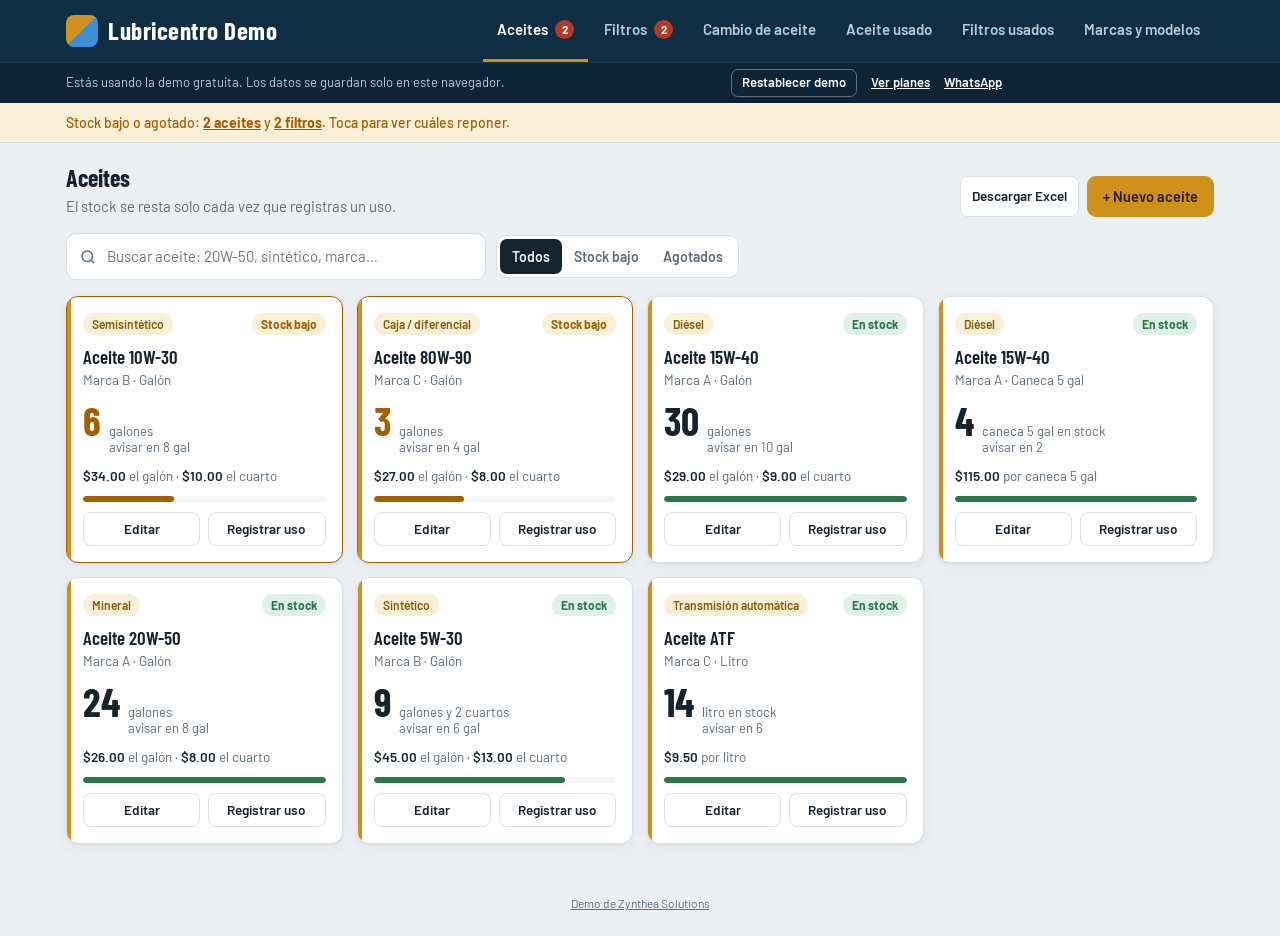
<file: demo/index.html>
<!doctype html>
<html lang="es">
<head>
<meta charset="utf-8">
<meta name="viewport" content="width=device-width, initial-scale=1">
<title>Demo · Sistema para Lavadoras y Lubricadoras · Zynthea Solutions</title>
<meta name="description" content="Lubricentro Demo: stock de aceites y filtros, aviso de stock bajo, filtro original y compatible por marca y modelo, galones y cuartos, y registro de uso por cliente.">
<meta property="og:type" content="website">
<meta property="og:title" content="Demo · Sistema para Lavadoras y Lubricadoras · Zynthea Solutions">
<meta property="og:description" content="Prueba gratis el sistema: stock de aceites y filtros, cambios de aceite por marca y modelo, galones y cuartos y aviso de stock bajo. Sin registro.">
<meta name="robots" content="noindex, follow">
<link rel="icon" href="data:image/svg+xml,%3Csvg xmlns=%22http://www.w3.org/2000/svg%22 viewBox=%220 0 32 32%22%3E%3Cpath d=%22M0 8a8 8 0 0 1 8-8h24L0 32z%22 fill=%22%23D0911C%22/%3E%3Cpath d=%22M32 24a8 8 0 0 1-8 8H0L32 0z%22 fill=%22%233D8FD6%22/%3E%3C/svg%3E">
<meta property="og:url" content="https://karenariasbme.github.io/zynthea-lavadoras/demo/">
<meta property="og:image" content="https://karenariasbme.github.io/KarenArias/og-image.png">
<meta property="og:image:width" content="1200">
<meta property="og:image:height" content="630">
<meta property="og:image:alt" content="Zynthea Solutions: IA, automatización e ingeniería biomédica. Chatbots, agentes de IA y sistemas para talleres y lavadoras.">
<meta name="twitter:card" content="summary_large_image">
<meta name="twitter:image" content="https://karenariasbme.github.io/KarenArias/og-image.png">
<link rel="preconnect" href="https://fonts.googleapis.com">
<link rel="preconnect" href="https://fonts.gstatic.com" crossorigin>
<link href="https://fonts.googleapis.com/css2?family=Barlow+Condensed:wght@600;700&family=Barlow:wght@400;500;600&display=swap" rel="stylesheet">
<style>
:root{
  --bg:#ECF0F3; --surface:#FFFFFF; --surface-2:#F4F7F9; --ink:#15232E; --muted:#5D6D7A; --line:#D8E0E6;
  --nav:#0F2E44; --nav-ink:#B9CCDA;
  --oil:#D0911C; --oil-ink:#2B1B00; --oil-soft:#FAEFD8; --oil-text:#8A5C00;
  --fil:#1D6BAE; --fil-ink:#FFFFFF; --fil-soft:#DDEBF7; --fil-text:#1A5F9C;
  --bad:#B33A25; --bad-soft:#F9E3DE; --warn:#A35F00; --warn-soft:#FDF0D9; --good:#2A7749; --good-soft:#E0F2E7;
  --shadow:0 1px 2px rgba(15,46,68,.06),0 4px 14px rgba(15,46,68,.05);
}
@media (prefers-color-scheme: dark){
  :root:not([data-theme="light"]){
    --bg:#0D171E; --surface:#15232D; --surface-2:#1B2C38; --ink:#E2EAF0; --muted:#94A5B2; --line:#263946;
    --nav:#081A27; --oil-soft:#372A12; --oil-text:#E8B04C; --fil:#4E9FE0; --fil-ink:#06121C; --fil-soft:#15324A; --fil-text:#7AB8EC;
    --bad:#F07A63; --bad-soft:#3B1E19; --warn:#E8B04C; --warn-soft:#382A12; --good:#5CC48A; --good-soft:#163525; --shadow:none;
  }
}
:root[data-theme="dark"]{
  --bg:#0D171E; --surface:#15232D; --surface-2:#1B2C38; --ink:#E2EAF0; --muted:#94A5B2; --line:#263946;
  --nav:#081A27; --oil-soft:#372A12; --oil-text:#E8B04C; --fil:#4E9FE0; --fil-ink:#06121C; --fil-soft:#15324A; --fil-text:#7AB8EC;
  --bad:#F07A63; --bad-soft:#3B1E19; --warn:#E8B04C; --warn-soft:#382A12; --good:#5CC48A; --good-soft:#163525; --shadow:none;
}
*{box-sizing:border-box}
html,body{margin:0}
body{background:var(--bg);color:var(--ink);font:400 15px/1.5 "Barlow",system-ui,sans-serif;-webkit-font-smoothing:antialiased}
h1,h2,h3{font-family:"Barlow Condensed",sans-serif;font-weight:700;margin:0;line-height:1.1}
h2{font-size:24px} h3{font-size:19px;font-weight:600}
button,input,select{font:inherit;color:inherit}
:focus-visible{outline:3px solid var(--fil);outline-offset:2px}

header{background:var(--nav);color:var(--nav-ink);position:sticky;top:0;z-index:30}
.bar{max-width:1180px;margin:0 auto;padding:0 16px;display:flex;align-items:center;gap:18px;min-height:62px;flex-wrap:wrap}
.logo{display:flex;align-items:center;gap:10px;margin-right:auto;color:#fff}
.logo i{width:32px;height:32px;border-radius:8px;background:linear-gradient(135deg,var(--oil) 0 50%,#3D8FD6 50% 100%);display:block}
.logo h1{font-size:25px;letter-spacing:.5px}
.tabs{display:flex;gap:2px;flex-wrap:wrap;align-self:stretch}
.tabs a{display:flex;align-items:center;gap:7px;padding:0 14px;color:var(--nav-ink);text-decoration:none;font-weight:600;border-bottom:3px solid transparent;min-height:62px}
.tabs a:hover,.tabs a.on{color:#fff}
.tabs a.on.oil{border-color:var(--oil)} .tabs a.on.fil{border-color:#3D8FD6} .tabs a.on.veh{border-color:#fff}
.cnt{background:var(--bad);color:#fff;font-size:11.5px;font-weight:700;border-radius:999px;min-width:19px;height:19px;display:inline-grid;place-items:center;padding:0 5px}
.alert{background:var(--warn-soft);color:var(--warn);border-bottom:1px solid var(--line)}
.alert .bar{min-height:auto;padding:9px 16px;font-size:14px;font-weight:500;gap:10px}
.alert a{color:inherit;font-weight:700}

main{max-width:1180px;margin:0 auto;padding:22px 16px 50px}
.pagehead{display:flex;justify-content:space-between;align-items:flex-end;gap:14px;flex-wrap:wrap;margin-bottom:16px}
.pagehead p{margin:4px 0 0;color:var(--muted)}
.tools{display:flex;gap:10px;align-items:center;flex-wrap:wrap;margin-bottom:16px}
.search{position:relative;flex:1;min-width:220px;max-width:420px}
.search input{width:100%;padding:11px 14px 11px 40px;border:1.5px solid var(--line);border-radius:10px;background:var(--surface);font-size:15px}
.search input:focus{outline:none;border-color:var(--fil);box-shadow:0 0 0 3px var(--fil-soft)}
.search svg{position:absolute;left:13px;top:50%;transform:translateY(-50%);width:18px;height:18px;stroke:var(--muted);fill:none;stroke-width:2;pointer-events:none}
.seg{display:inline-flex;background:var(--surface);border:1.5px solid var(--line);border-radius:10px;padding:3px}
.seg button{border:0;background:none;padding:7px 12px;border-radius:7px;cursor:pointer;font-weight:600;font-size:14px;color:var(--muted)}
.seg button.on{background:var(--ink);color:var(--bg)}
.btn{border:1.5px solid var(--line);background:var(--surface);border-radius:9px;padding:9px 15px;font-weight:600;cursor:pointer;font-size:14.5px;display:inline-flex;align-items:center;gap:6px}
.btn:hover{border-color:var(--muted)}
a.btn{text-decoration:none;color:var(--ink)}
.btn.oil{background:var(--oil);border-color:var(--oil);color:var(--oil-ink)}
.btn.fil{background:var(--fil);border-color:var(--fil);color:var(--fil-ink)}
.btn.dark{background:var(--ink);border-color:var(--ink);color:var(--bg)}
.btn.sm{padding:6px 11px;font-size:13.5px;border-radius:8px}
.btn.danger{color:var(--bad)}

.grid{display:grid;grid-template-columns:repeat(auto-fill,minmax(250px,1fr));gap:14px}
.pc{background:var(--surface);border:1px solid var(--line);border-radius:12px;padding:16px;display:flex;flex-direction:column;gap:10px;box-shadow:var(--shadow);position:relative;overflow:hidden}
.pc::before{content:"";position:absolute;left:0;top:0;bottom:0;width:4px}
.pc.oil::before{background:var(--oil)} .pc.fil::before{background:var(--fil)}
.pc.low{border-color:var(--warn)} .pc.out{border-color:var(--bad)}
.pc-top{display:flex;justify-content:space-between;gap:8px;align-items:center}
.pc h3{margin-top:2px}
.pc .meta{margin:2px 0 0;color:var(--muted);font-size:13.5px}
.stock{display:flex;align-items:baseline;gap:8px}
.stock b{font:700 40px/1 "Barlow Condensed"}
.stock span{color:var(--muted);font-size:13px;line-height:1.25}
.pc.low .stock b{color:var(--warn)} .pc.out .stock b{color:var(--bad)}
.meter{height:6px;border-radius:3px;background:var(--surface-2);overflow:hidden}
.meter div{height:100%;background:var(--good);border-radius:3px}
.pc.low .meter div{background:var(--warn)} .pc.out .meter div{background:var(--bad)}
.price{font-size:13.5px;color:var(--muted)} .price b{color:var(--ink);font-weight:600}
.cgrid{display:grid;grid-template-columns:minmax(0,1fr) 330px;gap:16px;align-items:start}
.ticket{position:sticky;top:80px}
.tl{display:flex;justify-content:space-between;gap:10px;padding:9px 0 9px 10px;border-bottom:1px dashed var(--line);font-size:14px;border-left:3px solid var(--line)}
.tl.oil{border-left-color:var(--oil)} .tl.fil{border-left-color:var(--fil)}
.tl small{display:block;color:var(--muted);font-size:12.5px}
.tl span{font-weight:600;white-space:nowrap}
.tt{display:flex;justify-content:space-between;align-items:baseline;border-top:2px solid var(--ink);margin-top:10px;padding-top:10px;font-weight:600}
.tt b{font:700 34px "Barlow Condensed",sans-serif}
@media (max-width:960px){.cgrid{grid-template-columns:1fr}.ticket{position:static}}
.pc-act{display:flex;gap:8px;margin-top:auto}
.pc-act .btn{flex:1;justify-content:center}
.tag{display:inline-block;font-size:12px;font-weight:600;padding:2px 9px;border-radius:999px;white-space:nowrap}
.tag.oil{background:var(--oil-soft);color:var(--oil-text)} .tag.fil{background:var(--fil-soft);color:var(--fil-text)}
.tag.comp{background:var(--surface-2);color:var(--muted);border:1px solid var(--line)}
.st{font-size:12px;font-weight:700;padding:2px 9px;border-radius:999px;white-space:nowrap}
.st.ok{background:var(--good-soft);color:var(--good)} .st.low{background:var(--warn-soft);color:var(--warn)} .st.out{background:var(--bad-soft);color:var(--bad)}
.empty{padding:34px;text-align:center;color:var(--muted);background:var(--surface);border:1px dashed var(--line);border-radius:12px}

.panel{background:var(--surface);border:1px solid var(--line);border-radius:12px;padding:20px;box-shadow:var(--shadow);margin-bottom:16px}
.panel-h{display:flex;justify-content:space-between;align-items:flex-end;gap:12px;flex-wrap:wrap;margin-bottom:14px}
.panel-h p{margin:3px 0 0;color:var(--muted);font-size:13.5px}
.form{display:grid;grid-template-columns:repeat(4,minmax(0,1fr));gap:12px}
.form .s2{grid-column:span 2} .form .s3{grid-column:span 3} .form .s4{grid-column:1/-1}
label.f,.f{display:flex;flex-direction:column;gap:4px;font-size:13px;color:var(--muted);font-weight:500}
.inp{border:1.5px solid var(--line);background:var(--surface-2);border-radius:9px;padding:9px 11px;font-size:15px;min-width:0;color:var(--ink);width:100%}
.inp:focus{outline:none;border-color:var(--fil);background:var(--surface)}
.qty{display:flex;gap:8px}
.qty>label{flex:1}
.rec{border-radius:10px;padding:12px 14px;font-size:14px}
.rec.oil{background:var(--oil-soft)} .rec.fil{background:var(--fil-soft)} .rec.none{background:var(--surface-2);color:var(--muted)}

/* Buscador desplegable (escribir para elegir) */
.cb{position:relative}
.cb input{padding-right:34px}
.cb::after{content:"";position:absolute;right:13px;top:50%;width:7px;height:7px;border-right:2px solid var(--muted);border-bottom:2px solid var(--muted);transform:translateY(-70%) rotate(45deg);pointer-events:none}
.cb ul{display:none;position:absolute;left:0;right:0;top:calc(100% + 4px);background:var(--surface);border:1.5px solid var(--line);border-radius:10px;max-height:260px;overflow:auto;list-style:none;margin:0;padding:4px;z-index:45;box-shadow:0 10px 30px rgba(15,46,68,.18)}
.cb.open ul{display:block}
.cb li{padding:8px 10px;border-radius:7px;cursor:pointer;color:var(--ink);font-size:14.5px}
.cb li small{display:block;color:var(--muted);font-size:12.5px}
.cb li.act,.cb li[data-k]:hover{background:var(--fil-soft)}
.cb li.none{color:var(--muted);cursor:default}

/* Elección original / compatible */
.slot{border:1.5px solid var(--line);border-radius:10px;padding:10px 12px;margin-bottom:8px}
.slot-h{font-weight:600;font-size:14px;margin-bottom:6px}
.opts{display:flex;gap:8px;flex-wrap:wrap}
.opt{display:flex;gap:8px;align-items:flex-start;border:1.5px solid var(--line);border-radius:9px;padding:8px 11px;cursor:pointer;background:var(--surface);flex:1;min-width:190px;font-size:14px}
.opt:has(input:checked){border-color:var(--fil);background:var(--fil-soft)}
.opt.no{flex:0 0 auto;min-width:0}
.opt input{margin-top:3px;accent-color:var(--fil)}
.opt small{display:block;color:var(--muted)}
.opt.dis{opacity:.55}
.extra{display:flex;gap:8px;flex-wrap:wrap;margin-top:6px}
.chip{display:inline-flex;gap:6px;align-items:center;background:var(--fil-soft);border-radius:999px;padding:5px 6px 5px 12px;font-size:13.5px}
.chip button{border:0;background:none;cursor:pointer;font-size:16px;line-height:1;color:var(--muted)}

.wrap{overflow-x:auto}
table{width:100%;border-collapse:collapse;font-size:14px}
th{text-align:left;font-size:12.5px;color:var(--muted);font-weight:600;padding:9px 10px;border-bottom:1.5px solid var(--line);white-space:nowrap}
td{padding:11px 10px;border-bottom:1px solid var(--line);vertical-align:middle}
tr:last-child td{border-bottom:0}
.x{border:0;background:none;cursor:pointer;color:var(--muted);font-size:20px;line-height:1;padding:2px 6px;border-radius:6px}
.x:hover{color:var(--bad);background:var(--bad-soft)}

.brand{margin-bottom:18px}
.brand h3{font-size:21px;margin:0 0 8px}
.brand .grid{grid-template-columns:repeat(auto-fill,minmax(310px,1fr))}
.vc{background:var(--surface);border:1px solid var(--line);border-radius:12px;padding:14px 16px;box-shadow:var(--shadow);display:flex;flex-direction:column;gap:8px}
.vc-h{display:flex;justify-content:space-between;align-items:baseline;gap:8px}
.vc-h b{font:600 19px "Barlow Condensed"}
.vc dl{margin:0;display:grid;grid-template-columns:auto 1fr;gap:5px 10px;font-size:13.5px}
.vc dt{color:var(--muted)}
.vc dd{margin:0;text-align:right}
.vc dd div+div{margin-top:2px}

.modal{position:fixed;inset:0;background:rgba(8,20,30,.55);display:none;align-items:center;justify-content:center;padding:16px;z-index:50}
.modal.open{display:flex}
.modal .in{background:var(--surface);border-radius:14px;padding:22px;max-width:640px;width:100%;max-height:92vh;overflow:auto}
.modal .in h2{margin-bottom:14px}
.sub{font:600 15px "Barlow",system-ui,sans-serif;color:var(--ink);margin:6px 0 -4px}
.live{display:flex;justify-content:space-between;align-items:center;background:var(--surface-2);border-radius:10px;padding:12px 14px;margin-top:12px;gap:10px}
.live b{font:700 26px "Barlow Condensed"}
.toast{position:fixed;bottom:20px;left:50%;transform:translateX(-50%);background:var(--ink);color:var(--bg);padding:11px 18px;border-radius:10px;opacity:0;transition:opacity .2s;pointer-events:none;z-index:60;max-width:92vw;text-align:center}
.toast.show{opacity:1}
.toast.warn{background:var(--warn);color:#fff}
.muted{color:var(--muted)} .small{font-size:13px}
footer{text-align:center;font-size:12px;color:var(--muted);padding:0 16px 24px}
footer a{color:inherit}
/* Franja de la demo pública (dentro de la cabecera fija) */
.demo{background:rgba(0,0,0,.22);border-top:1px solid rgba(255,255,255,.08);font-size:13px}
.demo .bar{min-height:auto;padding:6px 16px;gap:6px 14px}
.demo .bar>span{margin-right:auto}
.demo .acts{display:flex;align-items:center;gap:6px 14px;flex-wrap:wrap}
.demo a{color:#fff;font-weight:600}
.demo button{border:1px solid rgba(255,255,255,.35);background:none;color:#fff;border-radius:7px;padding:3px 10px;font-size:13px;font-weight:600;cursor:pointer}
.demo button:hover{background:rgba(255,255,255,.1)}
@media (max-width:760px){
  .bar{gap:6px}
  .tabs{width:100%;overflow-x:auto;flex-wrap:nowrap}
  .tabs a{min-height:46px;padding:0 11px;white-space:nowrap;font-size:14px}
  .form{grid-template-columns:1fr 1fr}
  .form .s2,.form .s3{grid-column:1/-1}
}
@media (prefers-reduced-motion:reduce){*{transition:none!important}}
</style>
</head>
<body>
<header><div class="bar">
  <div class="logo"><i></i><h1>Lubricentro Demo</h1></div>
  <nav class="tabs" id="tabs"></nav>
</div>
<div class="demo"><div class="bar">
  <span>Estás usando la demo gratuita. Los datos se guardan solo en este navegador.</span>
  <span class="acts">
    <button type="button" onclick="restablecerDemo()">Restablecer demo</button>
    <a href="https://karenariasbme.github.io/KarenArias/lavadoras/#planes">Ver planes</a>
    <a href="https://wa.me/593967857347?text=Hola%20Karen%2C%20prob%C3%A9%20la%20demo%20del%20Sistema%20para%20Lavadoras.">WhatsApp</a>
  </span>
</div></div></header>
<div class="alert" id="alert" hidden><div class="bar" id="alert-in"></div></div>
<main id="view"></main>
<footer><a href="https://karenariasbme.github.io/KarenArias/">Demo de Zynthea Solutions</a></footer>
<div class="modal" id="modal"><div class="in" id="modal-in"></div></div>
<div class="toast" id="toast"></div>

<script>
/* =====================================================================
   Lubricentro Demo  |  Bases separadas: aceites, filtros, uso de aceites,
   uso de filtros y vehículos (marca/modelo con filtro original y compatible).
   Aceite en galón: se guarda en galones (1 cuarto = 0,25 galón).
   ===================================================================== */
const K={aceites:'zlav_demo_aceites',filtros:'zlav_demo_filtros',regA:'zlav_demo_uso_aceites',regF:'zlav_demo_uso_filtros',veh:'zlav_demo_vehiculos',cambios:'zlav_demo_cambios',conf:'zlav_demo_conf'};
const TIPOS_A=['Mineral','Semisintético','Sintético','Diésel','Transmisión automática','Caja / diferencial','Hidráulico','Frenos','Refrigerante'];
const TIPOS_F=['Aceite','Aire','Combustible','Cabina','Transmisión','Aire comprimido'];
const DEMO_A=[
 ['a1','Aceite 20W-50','Mineral','Marca A','Galón',24,8,26,8],['a2','Aceite 15W-40','Diésel','Marca A','Galón',30,10,29,9],
 ['a3','Aceite 15W-40','Diésel','Marca A','Caneca 5 gal',4,2,115,0],['a4','Aceite 10W-30','Semisintético','Marca B','Galón',6,8,34,10],
 ['a5','Aceite 5W-30','Sintético','Marca B','Galón',9.5,6,45,13],['a6','Aceite ATF','Transmisión automática','Marca C','Litro',14,6,9.5,0],
 ['a7','Aceite 80W-90','Caja / diferencial','Marca C','Galón',3,4,27,8]
].map(a=>({id:a[0],n:a[1],tipo:a[2],marca:a[3],pres:a[4],ini:a[5],ent:0,min:a[6],precio:a[7],precioCt:a[8]}));
const DEMO_F=[
 ['f1','Filtro de aceite','Aceite','Marca A','','Chevrolet livianos',25,8,7],['f2','Filtro de aceite','Aceite','Marca A','','Kia / Hyundai',18,6,8],
 ['f3','Filtro de aceite','Aceite','Marca B','','Toyota',12,6,9],['f4','Filtro de aceite','Aceite','Marca B','','Isuzu / Hino',6,4,16],
 ['f5','Filtro de aire','Aire','Marca A','','Chevrolet livianos',8,4,12],['f6','Filtro de aire','Aire','Marca A','','Kia / Hyundai',3,4,13],
 ['f7','Filtro de aire','Aire','Marca B','','Toyota Hilux',5,3,18],['f8','Filtro de combustible','Combustible','Marca B','','Diésel',2,4,12],
 ['f9','Filtro de cabina','Cabina','Marca A','','Universal livianos',10,4,11],
 ['f10','Filtro de aceite','Aceite','Marca C','','Chevrolet / Kia / Hyundai',20,6,5.5],['f11','Filtro de aire','Aire','Marca C','','Kia / Hyundai',7,3,9.5],
 ['f12','Filtro de aceite','Aceite','Marca C','','Toyota / Isuzu',10,4,7]
].map(f=>({id:f[0],n:f[1],tipo:f[2],marca:f[3],ref:f[4],uso:f[5],ini:f[6],ent:0,min:f[7],precio:f[8]}));
const SLOTS=[['fAceite','Filtro de aceite','Aceite'],['fAire','Filtro de aire','Aire'],['fComb','Filtro de combustible','Combustible'],['fCabina','Filtro de cabina','Cabina']];
// ID único (igual que DI-KAR): un contador que vuelve a 0 al recargar repetía los IDs de los modelos guardados
const vehId=()=>'v'+Date.now()+Math.random().toString(36).slice(2,6);
const V=(marca,modelo,aceite,cant,o={})=>Object.assign({id:vehId(),marca,modelo,aceite,cant},
  Object.fromEntries(SLOTS.flatMap(([s])=>[[s,''],[s+'C','']])),o);
const DEMO_V=[
 V('Chevrolet','Aveo','a4',1,{fAceite:'f1',fAceiteC:'f10',fAire:'f5',fCabina:'f9'}),
 V('Chevrolet','Sail','a4',1,{fAceite:'f1',fAceiteC:'f10',fAire:'f5',fCabina:'f9'}),
 V('Chevrolet','Spark','a1',0.75,{fAceite:'f1',fAceiteC:'f10',fAire:'f5'}),
 V('Chevrolet','D-Max diésel','a2',1.75,{fAceite:'f4',fAceiteC:'f12',fComb:'f8',mo:7}),
 V('Kia','Picanto','a5',0.75,{fAceite:'f2',fAceiteC:'f10',fAire:'f6',fAireC:'f11',fCabina:'f9'}),
 V('Kia','Rio','a5',1,{fAceite:'f2',fAceiteC:'f10',fAire:'f6',fAireC:'f11',fCabina:'f9'}),
 V('Kia','Sportage','a5',1.25,{fAceite:'f2',fAceiteC:'f10',fAire:'f6',fAireC:'f11',fCabina:'f9'}),
 V('Hyundai','Accent','a4',1,{fAceite:'f2',fAceiteC:'f10',fAire:'f6',fAireC:'f11'}),
 V('Hyundai','Tucson','a5',1.25,{fAceite:'f2',fAceiteC:'f10',fAire:'f6',fAireC:'f11',fCabina:'f9'}),
 V('Toyota','Hilux','a2',1.75,{fAceite:'f3',fAceiteC:'f12',fAire:'f7',fComb:'f8',mo:7}),
 V('Toyota','Corolla','a5',1.25,{fAceite:'f3',fAceiteC:'f12',fCabina:'f9'}),
 V('Isuzu','NPR','a2',3.5,{fAceite:'f4',fAceiteC:'f12',fComb:'f8',mo:12}),
 V('Hino','300','a2',2.5,{fAceite:'f4',fComb:'f8',mo:12})
];

const $=s=>document.querySelector(s);
const esc=s=>String(s??'').replace(/[&<>"']/g,c=>({'&':'&amp;','<':'&lt;','>':'&gt;','"':'&quot;',"'":'&#39;'}[c]));
const num=v=>{const n=parseFloat(String(v).replace(',','.'));return isNaN(n)||n<0?0:Math.round(n*100)/100};
const hoyISO=()=>new Date().toISOString().slice(0,10);
const fdate=d=>new Date(d+'T12:00:00').toLocaleDateString('es-EC',{day:'2-digit',month:'short',year:'numeric'});
const norm=s=>String(s||'').toLowerCase().normalize('NFD').replace(/[̀-ͯ]/g,'');
function load(k,def){try{const v=JSON.parse(localStorage.getItem(k));return Array.isArray(v)?v:def}catch(e){return def}}
function store(k,v){try{localStorage.setItem(k,JSON.stringify(v))}catch(e){}}
let A=load(K.aceites,DEMO_A),F=load(K.filtros,DEMO_F),RA=load(K.regA,[]),RF=load(K.regF,[]),VE=load(K.veh,DEMO_V),CA=load(K.cambios,[]);
{const vistos=new Set();let rep=false;VE.forEach(v=>{if(!v.id||vistos.has(v.id)){v.id=vehId();rep=true}vistos.add(v.id)});if(rep)store(K.veh,VE)}  // repara IDs repetidos ya guardados
let CONF={mo:5};try{const c=JSON.parse(localStorage.getItem(K.conf));if(c&&typeof c==='object')CONF=Object.assign(CONF,c)}catch(e){}
const SAVE={aceites:()=>store(K.aceites,A),filtros:()=>store(K.filtros,F),regA:()=>store(K.regA,RA),regF:()=>store(K.regF,RF),veh:()=>store(K.veh,VE),cambios:()=>store(K.cambios,CA),conf:()=>{try{localStorage.setItem(K.conf,JSON.stringify(CONF))}catch(e){}}};
let toastH;
function toast(m,warn){const t=$('#toast');t.textContent=m;t.className='toast show'+(warn?' warn':'');clearTimeout(toastH);toastH=setTimeout(()=>t.className='toast',warn?4500:2400)}
function modal(h){$('#modal-in').innerHTML=h;$('#modal').classList.add('open')}
function cerrar(){$('#modal').classList.remove('open')}
$('#modal').addEventListener('mousedown',e=>{if(e.target.id==='modal')cerrar()});
document.addEventListener('keydown',e=>{if(e.key==='Escape')cerrar()});
/* Demo pública: borra solo los datos de la demo (claves zlav_demo_) y vuelve a los datos de ejemplo */
function restablecerDemo(){
  modal(`<h2>¿Restablecer la demo?</h2><p style="margin:0 0 18px">Se borrarán los productos, usos y cambios que registraste en este navegador y volverán los datos de ejemplo.</p><div style="display:flex;gap:8px;justify-content:flex-end"><button class="btn" onclick="cerrar()">Cancelar</button><button class="btn dark" id="ok-reset">Restablecer</button></div>`);
  $('#ok-reset').onclick=()=>{try{Object.keys(localStorage).filter(k=>k.startsWith('zlav_demo_')).forEach(k=>localStorage.removeItem(k))}catch(e){}location.reload()};
}
function confirmar(msg,ok){modal(`<h2>¿Eliminar?</h2><p style="margin:0 0 18px">${msg}</p><div style="display:flex;gap:8px;justify-content:flex-end"><button class="btn" onclick="cerrar()">Cancelar</button><button class="btn" style="background:var(--bad);border-color:var(--bad);color:#fff" id="ok">Eliminar</button></div>`);$('#ok').onclick=()=>{cerrar();ok()}}

/* ---------- Galones y cuartos ---------- */
const isGal=p=>!!p&&/gal/i.test(p.pres||'')&&!/caneca|tanque|balde/i.test(p.pres||'');
function gq(q){let g=Math.floor(q+1e-9),c=Math.round((q-g)*4);if(c===4){g++;c=0}return [g,c]}
function fmtQ(p,q,corto){
  if(isGal(p)){const [g,c]=gq(q);
    if(corto)return (g||!c?`${g} gal`:'')+(c?`${g?' + ':''}${c} ct`:'');
    return (g||!c?`${g} ${g===1?'galón':'galones'}`:'')+(c?`${g?' y ':''}${c} ${c===1?'cuarto':'cuartos'}`:'');}
  const u=p&&p.pres?p.pres.toLowerCase():'u';return `${q} ${p&&CFGkey(p)==='filtros'?(q===1?'unidad':'unidades'):u}`;
}
const CFGkey=p=>F.includes(p)?'filtros':'aceites';
/* ---------- Precios a cobrar ---------- */
const money=n=>'$'+(Math.round((n||0)*100)/100).toFixed(2);
const precioCt=p=>num(p.precioCt)||num(p.precio)/4;
function precioQ(p,q){if(!p)return 0;if(isGal(p)){const [g,c]=gq(q);return Math.round((g*num(p.precio)+c*precioCt(p))*100)/100}return Math.round(q*num(p.precio)*100)/100}
function precioTxt(p,key){if(!num(p.precio))return '<span class="muted">Sin precio</span>';
  if(key==='aceites'&&isGal(p))return `<b>${money(p.precio)}</b> el galón · <b>${money(precioCt(p))}</b> el cuarto`;
  return `<b>${money(p.precio)}</b> ${key==='filtros'?'c/u':'por '+esc((p.pres||'unidad').toLowerCase())}`}
const moDe=v=>v&&v.mo!==''&&v.mo!=null?num(v.mo):num(CONF.mo);
/* Campos de cantidad: galones + cuartos o un solo número */
function qtyHTML(id,p,val){
  if(isGal(p)){const [g,c]=gq(val||0);
    return `<div class="qty"><label class="f">Galones<input class="inp" type="number" min="0" step="1" id="${id}-g" value="${g}"></label>
      <label class="f">Cuartos<select class="inp" id="${id}-c">${[0,1,2,3].map(n=>`<option value="${n}" ${n===c?'selected':''}>${n}</option>`).join('')}</select></label></div>`;}
  return `<label class="f">Cantidad${p&&p.pres?' ('+esc(p.pres.toLowerCase())+')':''}<input class="inp" type="number" min="0" step="0.5" id="${id}-n" value="${val||1}"></label>`;
}
function qtyVal(id){const g=document.getElementById(id+'-g');if(g)return num(g.value)+num(document.getElementById(id+'-c').value)/4;const n=document.getElementById(id+'-n');return n?num(n.value):0}

/* ---------- Buscador desplegable: escribir para elegir ---------- */
const CB={};
function combo(id,items,val,ph){CB[id]={items,val:val||''};const it=items.find(i=>i.v===val);
  return `<div class="cb" id="${id}"><input class="inp" autocomplete="off" placeholder="${esc(ph)}" value="${esc(it?it.t:'')}" role="combobox" aria-autocomplete="list"><ul role="listbox"></ul></div>`}
function cbInit(id,on){
  const el=document.getElementById(id);if(!el)return;const inp=el.querySelector('input'),ul=el.querySelector('ul'),st=CB[id];let act=-1,list=[];
  const draw=all=>{const q=all?'':norm(inp.value);list=st.items.filter(i=>!q||norm(i.t+' '+(i.s||'')).includes(q)).slice(0,60);act=list.length?0:-1;
    ul.innerHTML=list.length?list.map((i,k)=>`<li data-k="${k}" class="${k===0?'act':''}">${esc(i.t)}${i.s?`<small>${esc(i.s)}</small>`:''}</li>`).join(''):'<li class="none">Sin resultados</li>'};
  const pick=i=>{st.val=i.v;inp.value=i.t;el.classList.remove('open');on&&on(i.v)};
  inp.addEventListener('focus',()=>{draw(true);el.classList.add('open');inp.select()});
  inp.addEventListener('input',()=>{draw(false);el.classList.add('open');if(!inp.value.trim()&&st.val){st.val='';on&&on('')}});
  inp.addEventListener('keydown',e=>{
    if(!el.classList.contains('open')){if(e.key==='ArrowDown'){draw(true);el.classList.add('open')}return}
    const lis=ul.querySelectorAll('li[data-k]');
    if(e.key==='ArrowDown'){act=Math.min(lis.length-1,act+1);e.preventDefault()}
    else if(e.key==='ArrowUp'){act=Math.max(0,act-1);e.preventDefault()}
    else if(e.key==='Enter'){e.preventDefault();if(list[act])pick(list[act]);return}
    else if(e.key==='Escape'){el.classList.remove('open');e.stopPropagation();return}
    else if(e.key==='Tab'){if(list[act]&&inp.value.trim())pick(list[act]);return}
    lis.forEach((l,k)=>l.classList.toggle('act',k===act));if(lis[act])lis[act].scrollIntoView({block:'nearest'})});
  ul.addEventListener('mousedown',e=>{const li=e.target.closest('li[data-k]');if(li){e.preventDefault();pick(list[+li.dataset.k])}});
  inp.addEventListener('blur',()=>setTimeout(()=>{el.classList.remove('open');const it=st.items.find(i=>i.v===st.val);inp.value=it?it.t:''},150));
}
function cbSet(id,v){const st=CB[id];if(!st)return;st.val=v||'';const it=st.items.find(i=>i.v===v);const inp=document.querySelector('#'+id+' input');if(inp)inp.value=it?it.t:''}
const cbVal=id=>(CB[id]&&CB[id].val)||'';

/* ---------- Stock ---------- */
const CFG={
 aceites:{L:()=>A,R:()=>RA,sv:'aceites',svr:'regA',cls:'oil',uno:'aceite',Uno:'Aceite',tipos:TIPOS_A,uso:'uso-aceites'},
 filtros:{L:()=>F,R:()=>RF,sv:'filtros',svr:'regF',cls:'fil',uno:'filtro',Uno:'Filtro',tipos:TIPOS_F,uso:'uso-filtros'}
};
const usado=(R,id)=>Math.round(R.filter(r=>r.pid===id).reduce((a,r)=>a+r.qty,0)*100)/100;
const actual=(p,R)=>Math.round((num(p.ini)+num(p.ent)-usado(R,p.id))*100)/100;
const estado=(p,R)=>{const a=actual(p,R);return a<=0?'out':a<=num(p.min)?'low':'ok'};
const ESTX={ok:'En stock',low:'Stock bajo',out:'Agotado'};
const pname=(p,key)=>!p?'(no asignado)':key==='filtros'?`${p.n}${p.uso?' · '+p.uso:''}${p.marca?' · '+p.marca:''}${p.ref?' ('+p.ref+')':''}`:`${p.n} ${p.tipo} · ${p.marca} · ${p.pres}`;
const findP=(key,id)=>CFG[key].L().find(p=>p.id===id);
const bajos=key=>{const c=CFG[key];return c.L().filter(p=>estado(p,c.R())!=='ok')};
const prodItems=(key,tipo)=>{const c=CFG[key];let L=c.L();if(tipo){const t=L.filter(p=>p.tipo===tipo);if(t.length)L=t}
  return L.map(p=>({v:p.id,t:pname(p,key),s:`Quedan ${fmtQ(p,actual(p,c.R()))}${estado(p,c.R())!=='ok'?' · '+ESTX[estado(p,c.R())]:''}`}))};
const vehItems=()=>VE.slice().sort((a,b)=>(a.marca+a.modelo).localeCompare(b.marca+b.modelo)).map(v=>({v:v.id,t:`${v.marca} ${v.modelo}`,s:(findP('aceites',v.aceite)||{}).n||''}));

/* ---------- Nav + alerta ---------- */
function nav(t){
  const la=bajos('aceites').length,lf=bajos('filtros').length;
  const T=[['aceites','Aceites','oil',la],['filtros','Filtros','fil',lf],['cambios','Cambio de aceite','veh',0],['uso-aceites','Aceite usado','oil',0],['uso-filtros','Filtros usados','fil',0],['vehiculos','Marcas y modelos','veh',0]];
  $('#tabs').innerHTML=T.map(([h,n,c,k])=>`<a href="#${h}" class="${c} ${t===h?'on':''}">${n}${k?`<span class="cnt" title="${k} con stock bajo">${k}</span>`:''}</a>`).join('');
  const al=$('#alert');
  if(la+lf){al.hidden=false;const parts=[];
    if(la)parts.push(`<a href="#aceites" onclick="FIL.aceites='bajo'">${la} ${la>1?'aceites':'aceite'}</a>`);
    if(lf)parts.push(`<a href="#filtros" onclick="FIL.filtros='bajo'">${lf} ${lf>1?'filtros':'filtro'}</a>`);
    $('#alert-in').innerHTML=`<span>Stock bajo o agotado: ${parts.join(' y ')}. Toca para ver cuáles reponer.</span>`;
  } else al.hidden=true;
}

/* ---------- Stock: tarjetas + buscador ---------- */
const FIL={aceites:'todos',filtros:'todos'};
function pStock(key){
  const c=CFG[key];
  $('#view').innerHTML=`
  <div class="pagehead"><div><h2>${key==='aceites'?'Aceites':'Filtros'}</h2><p>El stock se resta solo cada vez que registras un uso.</p></div>
    <div style="display:flex;gap:8px;flex-wrap:wrap"><button class="btn sm" onclick="xlsStock('${key}')">Descargar Excel</button><button class="btn ${c.cls}" onclick="editProd('${key}')">+ Nuevo ${c.uno}</button></div></div>
  <div class="tools">
    <label class="search"><svg viewBox="0 0 24 24"><circle cx="11" cy="11" r="7"/><path d="M20 20l-4-4"/></svg><input id="q" placeholder="Buscar ${key==='aceites'?'aceite: 20W-50, sintético, marca…':'filtro: aire, Toyota, código…'}" autocomplete="off"></label>
    <div class="seg" id="seg">${[['todos','Todos'],['bajo','Stock bajo'],['out','Agotados']].map(([v,n])=>`<button type="button" data-v="${v}" class="${FIL[key]===v?'on':''}">${n}</button>`).join('')}</div>
  </div>
  <div class="grid" id="cards"></div>`;
  $('#q').addEventListener('input',()=>cards(key));
  $('#seg').addEventListener('click',e=>{const b=e.target.closest('button');if(!b)return;FIL[key]=b.dataset.v;$('#seg').querySelectorAll('button').forEach(x=>x.classList.toggle('on',x===b));cards(key)});
  cards(key);
}
function stockHTML(p,a){
  if(isGal(p)){const [g,c]=gq(Math.max(0,a));return `<b>${g}</b><span>${g===1?'galón':'galones'}${c?` y ${c} ${c===1?'cuarto':'cuartos'}`:''}<br>avisar en ${fmtQ(p,num(p.min),1)}</span>`}
  return `<b>${a}</b><span>${p.pres?esc(p.pres.toLowerCase()):'unidades'} en stock<br>avisar en ${num(p.min)}</span>`;
}
function cards(key){
  const c=CFG[key],R=c.R(),q=norm($('#q').value);
  let L=c.L().map((p,i)=>({p,i,e:estado(p,R),a:actual(p,R)}));
  if(q)L=L.filter(x=>norm(Object.values(x.p).join(' ')).includes(q));
  if(FIL[key]==='bajo')L=L.filter(x=>x.e!=='ok');if(FIL[key]==='out')L=L.filter(x=>x.e==='out');
  const ord={out:0,low:1,ok:2};L.sort((a,b)=>ord[a.e]-ord[b.e]||a.p.n.localeCompare(b.p.n));
  $('#cards').innerHTML=L.length?L.map(({p,i,e,a})=>{const pct=Math.min(100,a/Math.max(.25,num(p.min)*2)*100);
    return `<article class="pc ${c.cls} ${e}">
      <div class="pc-top"><span class="tag ${c.cls}">${esc(p.tipo)}</span><span class="st ${e}">${ESTX[e]}</span></div>
      <div><h3>${esc(p.n)}</h3><p class="meta">${key==='aceites'?`${esc(p.marca)} · ${esc(p.pres)}`:`${esc(p.uso||'Sin aplicación')} · ${esc(p.marca)}${p.ref?' · '+esc(p.ref):''}`}</p></div>
      <div class="stock">${stockHTML(p,a)}</div>
      <div class="price">${precioTxt(p,key)}</div>
      <div class="meter"><div style="width:${Math.max(a>0?4:0,pct)}%"></div></div>
      <div class="pc-act"><button class="btn sm" onclick="editProd('${key}',${i})">Editar</button><a class="btn sm" href="#${c.uso}" onclick="PRE={key:'${key}',pid:'${p.id}'}">Registrar uso</a></div>
    </article>`}).join(''):`<div class="empty" style="grid-column:1/-1">${q||FIL[key]!=='todos'?'Nada coincide con la búsqueda.':'Aún no hay productos. Crea el primero.'}</div>`;
}
function editProd(key,i){
  const c=CFG[key],nuevo=i===undefined,p=nuevo?{n:'',tipo:c.tipos[0],marca:'',pres:key==='aceites'?'Galón':'',ref:'',uso:'',ini:0,ent:0,min:4}:c.L()[i];
  const u=nuevo?0:usado(c.R(),p.id);
  const fld=(k,l,cls,type)=>`<label class="f ${cls||''}">${l}<input class="inp" id="e-${k}" ${type?`type="number" min="0" step="${key==='aceites'?'0.25':'1'}"`:''} value="${esc(p[k])}"></label>`;
  modal(`<h2>${nuevo?'Nuevo '+c.uno:'Editar '+c.uno}</h2>
  <div class="form">
    ${fld('n',c.Uno,'s2')}
    <label class="f s2">Tipo<select class="inp" id="e-tipo">${c.tipos.map(t=>`<option ${p.tipo===t?'selected':''}>${t}</option>`).join('')}</select></label>
    ${fld('marca','Marca','s2')}
    ${key==='aceites'?`<label class="f s2">Presentación<input class="inp" id="e-pres" list="pres-l" value="${esc(p.pres)}"><datalist id="pres-l"><option value="Galón"><option value="Cuarto"><option value="Litro"><option value="Caneca 5 gal"><option value="Tanque 55 gal"></datalist></label>`
      :fld('ref','Código / referencia','s2')+fld('uso','Para qué vehículos','s4')}
    ${fld('ini','Stock inicial','','n')}${fld('ent','Entradas','','n')}
    <div class="s2" id="e-addbox"></div>
    ${fld('min','Avisar cuando queden','','n')}
    <p class="small muted s3" id="e-hint" style="margin:auto 0 0"></p>
    <p class="sub s4">Precio a cobrar</p>
    <label class="f s2">${key==='aceites'?'Precio por galón o unidad':'Precio por unidad'}<input class="inp" type="number" min="0" step="0.01" id="e-precio" value="${num(p.precio)||''}" placeholder="0.00"></label>
    ${key==='aceites'?`<label class="f s2">Precio por cuarto (si se vende por cuartos)<input class="inp" type="number" min="0" step="0.01" id="e-precioCt" value="${num(p.precioCt)||''}" placeholder="vacío = galón ÷ 4"></label>`:''}
  </div>
  <div class="live"><span class="small muted">Stock actual = inicial + entradas − usado</span><b id="e-live"></b></div>
  <div style="display:flex;gap:8px;justify-content:space-between;margin-top:16px;flex-wrap:wrap">
    ${nuevo?'<span></span>':`<button class="btn danger" onclick="delProd('${key}',${i})">Eliminar</button>`}
    <div style="display:flex;gap:8px"><button class="btn" onclick="cerrar()">Cancelar</button><button class="btn ${c.cls}" id="e-save">Guardar</button></div></div>`);
  const tmp=()=>({pres:key==='aceites'?$('#e-pres').value:''});
  const addbox=()=>{const t=tmp();$('#e-addbox').innerHTML=`<div class="f" style="margin-bottom:4px">Sumar entrada</div>`+qtyHTML('e-add',key==='aceites'?t:null,0).replace(/<label class="f">Cantidad[^<]*/,'<label class="f">');
    if(!isGal(t)){const n=$('#e-add-n');if(n)n.value=''}
    $('#e-hint').textContent=isGal(t)?'Stock en galones: 1 cuarto = 0,25 (ej. 5 galones y 2 cuartos = 5,5).':'';
    $('#e-addbox').querySelectorAll('input,select').forEach(x=>x.addEventListener('input',live));live()};
  const live=()=>{const t=tmp(),v=num($('#e-ini').value)+num($('#e-ent').value)+qtyVal('e-add')-u;$('#e-live').textContent=key==='aceites'?fmtQ(t,Math.round(v*100)/100):Math.round(v*100)/100+' u'};
  ['ini','ent'].forEach(k=>$('#e-'+k).addEventListener('input',live));
  if(key==='aceites')$('#e-pres').addEventListener('input',addbox);
  addbox();$('#e-n').focus();
  $('#e-save').onclick=()=>{
    const n=$('#e-n').value.trim();if(!n)return toast('Escribe el nombre');
    const o=nuevo?{id:(key==='aceites'?'a':'f')+Date.now()}:p;
    o.n=n;o.tipo=$('#e-tipo').value;o.marca=$('#e-marca').value.trim();
    if(key==='aceites')o.pres=$('#e-pres').value.trim();else{o.ref=$('#e-ref').value.trim();o.uso=$('#e-uso').value.trim()}
    o.ini=num($('#e-ini').value);o.ent=Math.round((num($('#e-ent').value)+qtyVal('e-add'))*100)/100;o.min=num($('#e-min').value);
    o.precio=num($('#e-precio').value);if(key==='aceites')o.precioCt=num($('#e-precioCt').value);
    if(nuevo)c.L().push(o);SAVE[c.sv]();cerrar();route();toast(nuevo?'Producto creado':'Cambios guardados');
  };
}
function delProd(key,i){const c=CFG[key],p=c.L()[i];
  if(c.R().some(r=>r.pid===p.id)){cerrar();return toast('Tiene usos registrados. Elimina primero esos registros.',1)}
  confirmar(`Se eliminará “${esc(pname(p,key))}”.`,()=>{c.L().splice(i,1);
    VE.forEach(v=>{if(v.aceite===p.id)v.aceite='';SLOTS.forEach(([s])=>{if(v[s]===p.id)v[s]='';if(v[s+'C']===p.id)v[s+'C']=''})});
    SAVE[c.sv]();SAVE.veh();route();toast('Eliminado')})}

/* ---------- Registrar uso ---------- */
let PRE=null,EXTRA=[];
function pUso(key){
  const c=CFG[key],pre=PRE&&PRE.key===key?PRE.pid:null;PRE=null;EXTRA=[];
  $('#view').innerHTML=`
  <div class="pagehead"><div><h2>${key==='aceites'?'Registrar aceite usado':'Registrar filtros usados'}</h2><p>Escribe la marca o el modelo del carro y elige. El sistema pone el ${c.uno} correcto; al guardar se resta del stock.</p></div></div>
  <div class="panel">
    <div class="form">
      <label class="f">Fecha<input class="inp" type="date" id="u-f" value="${hoyISO()}"></label>
      <label class="f s3">Cliente<input class="inp" id="u-c" list="clientes" placeholder="Nombre del cliente" autocomplete="off"></label>
      <div class="f s3">Vehículo (marca y modelo)${combo('cb-veh',vehItems(),'','Escribe: Sail, Kia, Hilux…')}</div>
      <div style="display:flex;align-items:flex-end"><a href="#vehiculos" class="small">¿No está? Agrégalo</a></div>
      <div class="s4" id="u-rec-${key==='aceites'?'a':'f'}"></div>
      ${key==='aceites'?`
        <div class="f s2">Aceite${combo('cb-p',prodItems('aceites'),pre||'','Escribe: 20W-50, sintético…')}</div>
        <div class="s2" id="u-qbox"></div>`
      :`<div class="s4" id="u-slots"></div>
        <div class="s4"><div class="f">Otro filtro (opcional)${combo('cb-extra',prodItems('filtros'),'','Escribe para buscar y agregar otro filtro')}</div><div class="extra" id="u-extra"></div></div>`}
      <div class="s4" style="display:flex;justify-content:flex-end"><button class="btn ${c.cls}" onclick="guardarUso('${key}')">Guardar uso</button></div>
    </div>
    <datalist id="clientes">${[...new Set(RA.concat(RF).map(r=>r.cliente))].map(n=>`<option value="${esc(n)}">`).join('')}</datalist>
  </div>
  <div class="panel">
    <div class="panel-h"><div><h2>${key==='aceites'?'Historial de aceite usado':'Historial de filtros usados'}</h2><p id="u-count"></p></div>
      <div style="display:flex;gap:8px;flex-wrap:wrap"><label class="search" style="min-width:200px"><svg viewBox="0 0 24 24"><circle cx="11" cy="11" r="7"/><path d="M20 20l-4-4"/></svg><input id="h-q" placeholder="Buscar cliente o vehículo"></label><button class="btn sm" onclick="xlsUso('${key}')">Descargar Excel</button></div></div>
    <div class="wrap" id="u-hist"></div>
  </div>`;
  cbInit('cb-veh',()=>recomendar(key));
  if(key==='aceites'){cbInit('cb-p',()=>qbox(null));qbox(null)}
  else{cbInit('cb-extra',v=>{if(v&&!EXTRA.includes(v)){EXTRA.push(v);drawExtra()}cbSet('cb-extra','')});if(pre){EXTRA.push(pre);drawExtra()}}
  $('#h-q').addEventListener('input',()=>hist(key));
  recomendar(key);hist(key);
}
function qbox(val){const p=findP('aceites',cbVal('cb-p'));$('#u-qbox').innerHTML=p?qtyHTML('u-q',p,val==null?1:val):'<div class="f">Cantidad<span class="muted small" style="padding:10px 0">Elige un aceite</span></div>'}
function drawExtra(){$('#u-extra').innerHTML=EXTRA.map(id=>{const p=findP('filtros',id);return `<span class="chip">${esc(pname(p,'filtros'))} · ${money(p.precio)}<button type="button" onclick="EXTRA=EXTRA.filter(x=>x!=='${id}');drawExtra()" aria-label="Quitar">×</button></span>`}).join('');if($('#c-ticket'))ticket()}
function optHTML(slot,lab,p,checked){
  if(!p)return '';const a=actual(p,RF),e=estado(p,RF);
  return `<label class="opt ${e==='out'?'dis':''}"><input type="radio" name="${slot}" value="${p.id}" ${checked?'checked':''} ${e==='out'?'disabled':''}><span><b>${lab}</b> ${esc(p.n)} ${esc(p.marca)}${p.ref?' ('+esc(p.ref)+')':''}<small>${esc(p.uso||'')} · ${money(p.precio)} · quedan ${a} <span class="st ${e}">${ESTX[e]}</span></small></span></label>`;
}
function recomendar(key){
  const v=VE.find(v=>v.id===cbVal('cb-veh'));
  if(key!=='filtros')recAceite(v);
  if(key!=='aceites')recFiltros(v);
  if(key==='cambio'){$('#c-mo').value=moDe(v);ticket()}
}
function recAceite(v){
  const box=$('#u-rec-a');
  if(!v){box.innerHTML=`<div class="rec none">Elige el vehículo para cargar el aceite y la cantidad, o elige el aceite a mano.</div>`;return}
  const p=findP('aceites',v.aceite);
  if(p){cbSet('cb-p',p.id);qbox(v.cant);
    box.innerHTML=`<div class="rec oil">Para <b>${esc(v.marca)} ${esc(v.modelo)}</b>: <b>${esc(pname(p,'aceites'))}</b>, cantidad <b>${fmtQ(p,v.cant)}</b> (${money(precioQ(p,v.cant))}). Ya quedó cargado; puedes cambiarlo.</div>`;}
  else box.innerHTML=`<div class="rec none">${esc(v.marca)} ${esc(v.modelo)} no tiene aceite asignado. Asígnalo en Marcas y modelos.</div>`;
}
function recFiltros(v){
  const box=$('#u-rec-f'),sb=$('#u-slots');
  if(!v){box.innerHTML=`<div class="rec none">Elige el vehículo para ver el filtro original y el compatible de cada tipo. También puedes agregar un filtro a mano abajo.</div>`;sb.innerHTML='';return}
  const rows=SLOTS.map(([s,l])=>{const o=findP('filtros',v[s]),cp=findP('filtros',v[s+'C']);if(!o&&!cp)return '';
    const oOk=o&&estado(o,RF)!=='out',cOk=cp&&estado(cp,RF)!=='out';
    const def=s==='fAceite'?(oOk?'o':cOk?'c':''):'';
    return `<div class="slot"><div class="slot-h">${l}</div><div class="opts">
      ${optHTML(s,'Original:',o,def==='o')}${optHTML(s,'Compatible:',cp,def==='c')}
      <label class="opt no"><input type="radio" name="${s}" value="" ${def?'':'checked'}><span>No se cambió</span></label></div></div>`}).join('');
  box.innerHTML=rows?`<div class="rec fil">Filtros para <b>${esc(v.marca)} ${esc(v.modelo)}</b>. Elige original o compatible en los que cambiaste. Si el original está agotado, se elige el compatible.</div>`
    :`<div class="rec none">${esc(v.marca)} ${esc(v.modelo)} no tiene filtros asignados. Asígnalos en Marcas y modelos.</div>`;
  sb.innerHTML=rows;
}
function guardarUso(key){
  const c=CFG[key],R=c.R(),cliente=$('#u-c').value.trim(),fecha=$('#u-f').value||hoyISO();
  const v=VE.find(v=>v.id===cbVal('cb-veh'));const marca=v?v.marca:'',modelo=v?v.modelo:'';
  if(!cliente){$('#u-c').focus();return toast('Escribe el nombre del cliente')}
  let items;
  if(key==='aceites'){const pid=cbVal('cb-p'),q=qtyVal('u-q');if(!pid)return toast('Elige el aceite');if(q<=0)return toast('La cantidad debe ser mayor a 0');items=[[pid,q,'']]}
  else{items=gatherFiltros(v);if(!items.length)return toast('Elige al menos un filtro')}
  if(!stockOk(key,items))return;
  const avisos=[];let total=0;
  items.forEach(it=>total+=addReg(key,it,{fecha,cliente,marca,modelo},avisos));
  SAVE[c.svr]();route();aviso(avisos,`Guardado y descontado del stock. Valor: ${money(total)}`);
}
function gatherFiltros(v){const items=[];
  SLOTS.forEach(([s])=>{const r=document.querySelector(`input[name="${s}"]:checked`);if(r&&r.value)items.push([r.value,1,v&&v[s+'C']===r.value?'Compatible':'Original'])});
  EXTRA.forEach(id=>{if(!items.some(x=>x[0]===id))items.push([id,1,'Otro'])});return items}
function stockOk(key,items){const R=CFG[key].R();for(const [pid,q] of items){const p=findP(key,pid);if(q>actual(p,R)+1e-9){toast(`No alcanza: quedan ${fmtQ(p,actual(p,R))} de ${pname(p,key)}`,1);return false}}return true}
function addReg(key,[pid,q,cl],base,avisos,cambio){
  const R=CFG[key].R(),p=findP(key,pid),valor=key==='aceites'?precioQ(p,q):Math.round(num(p.precio)*q*100)/100;
  R.push({id:'r'+Date.now()+Math.random().toString(36).slice(2,6),...base,pid,qty:Math.round(q*100)/100,clase:cl,valor,cambio:cambio||''});
  if(estado(p,R)!=='ok')avisos.push(`${p.n}${key==='filtros'&&p.uso?' '+p.uso:''}: quedan ${fmtQ(p,actual(p,R))}`);
  return valor}
function aviso(avisos,ok){avisos.length?toast(ok+'. Atención, stock bajo → '+avisos.join(' | '),1):toast(ok)}
function hist(key){
  const c=CFG[key],R=c.R(),q=norm($('#h-q').value);
  const rows=R.map((r,i)=>({r,i})).reverse().filter(x=>!q||norm(`${x.r.cliente} ${x.r.marca} ${x.r.modelo}`).includes(q));
  $('#u-count').textContent=`${R.length} registros`;
  $('#u-hist').innerHTML=rows.length?`<table><thead><tr><th>Fecha</th><th>Cliente</th><th>Vehículo</th><th>${c.Uno}</th><th>Cantidad</th><th>Valor</th><th></th></tr></thead><tbody>
  ${rows.map(({r,i})=>{const p=findP(key,r.pid);return `<tr><td class="muted">${fdate(r.fecha)}</td><td><b>${esc(r.cliente)}</b></td><td>${r.marca?esc(r.marca+' '+r.modelo):'<span class="muted">-</span>'}</td>
    <td>${p?`${esc(p.n)} <span class="tag ${c.cls}">${esc(key==='aceites'?p.tipo:p.uso||p.tipo)}</span>${r.clase&&key==='filtros'?` <span class="tag comp">${esc(r.clase)}</span>`:''}`:'<span class="muted">(eliminado)</span>'}</td>
    <td><b>${p?fmtQ(p,r.qty):r.qty}</b>${r.cambio?' <span class="tag comp">Cambio</span>':''}</td><td>${r.valor!=null?money(r.valor):'-'}</td>
    <td><button class="x" onclick="delUso('${key}',${i})" aria-label="Eliminar">×</button></td></tr>`}).join('')}</tbody></table>`
  :`<div class="empty">${q?'Sin resultados.':'Todavía no hay registros.'}</div>`;
}
function delUso(key,i){const c=CFG[key];if(c.R()[i].cambio)return toast('Este registro es parte de un cambio de aceite. Elimínalo desde Cambio de aceite.',1);confirmar('Se eliminará este registro y el stock se devolverá.',()=>{c.R().splice(i,1);SAVE[c.svr]();route();toast('Registro eliminado')})}

/* ---------- Marcas y modelos ---------- */
const marcas=()=>[...new Set(VE.map(v=>v.marca))].sort();
function pVeh(){
  $('#view').innerHTML=`
  <div class="pagehead"><div><h2>Marcas y modelos</h2><p>Para cada modelo: aceite y cantidad, y en cada filtro el original y uno compatible.</p></div>
    <button class="btn dark" onclick="editVeh()">+ Nuevo modelo</button></div>
  <div class="tools"><label class="search"><svg viewBox="0 0 24 24"><circle cx="11" cy="11" r="7"/><path d="M20 20l-4-4"/></svg><input id="vq" placeholder="Buscar marca o modelo" autocomplete="off"></label></div>
  <div id="vlist"></div>`;
  $('#vq').addEventListener('input',vlist);vlist();
}
function vlist(){
  const q=norm($('#vq').value);
  const L=VE.filter(v=>!q||norm(v.marca+' '+v.modelo).includes(q));
  const ms=[...new Set(L.map(v=>v.marca))].sort();
  const it=(key,id,pre)=>{const p=findP(key,id);if(!p)return '';const e=estado(p,CFG[key].R());
    return `<div>${pre?`<span class="tag comp">${pre}</span> `:''}${esc(key==='aceites'?p.n+' '+p.tipo:(p.uso||p.n)+(p.ref?' · '+p.ref:''))} <span class="st ${e}">${fmtQ(p,actual(p,CFG[key].R()),1)}</span></div>`};
  $('#vlist').innerHTML=ms.length?ms.map(m=>`<section class="brand"><h3>${esc(m)}</h3><div class="grid">
    ${L.filter(v=>v.marca===m).sort((a,b)=>a.modelo.localeCompare(b.modelo)).map(v=>{const pa=findP('aceites',v.aceite);
      return `<div class="vc"><div class="vc-h"><b>${esc(v.modelo)}</b><button class="btn sm" onclick="editVeh('${v.id}')">Editar</button></div>
      <dl><dt>Aceite</dt><dd>${pa?it('aceites',v.aceite)+`<div class="muted small">usa ${fmtQ(pa,v.cant)} · ${money(precioQ(pa,v.cant))}</div>`:'<span class="muted">no asignado</span>'}</dd>
      <dt>Mano de obra</dt><dd>${money(moDe(v))}</dd>
      ${SLOTS.filter(([s])=>v[s]||v[s+'C']).map(([s,l])=>`<dt>${l.replace('Filtro de ','Filtro ')}</dt><dd>${it('filtros',v[s],v[s+'C']?'Orig.':'')}${it('filtros',v[s+'C'],'Compat.')}</dd>`).join('')||'<dt class="muted">Sin filtros</dt><dd></dd>'}</dl></div>`}).join('')}
  </div></section>`).join(''):`<div class="empty">${q?'No se encontró esa marca o modelo.':'Aún no hay modelos.'}</div>`;
}
function editVeh(id){
  const nuevo=!id,v=nuevo?V('','','',1):VE.find(x=>x.id===id);
  modal(`<h2>${nuevo?'Nuevo modelo':'Editar modelo'}</h2>
  <div class="form">
    <label class="f s2">Marca<input class="inp" id="v-marca" list="v-ms" value="${esc(v.marca)}" placeholder="Ej. Chevrolet"></label>
    <datalist id="v-ms">${marcas().map(m=>`<option value="${esc(m)}">`).join('')}</datalist>
    <label class="f s2">Modelo<input class="inp" id="v-modelo" value="${esc(v.modelo)}" placeholder="Ej. Sail 1.5"></label>
    <div class="f s2">Aceite${combo('v-aceite',prodItems('aceites'),v.aceite,'Escribe para buscar el aceite')}</div>
    <div class="s2" id="v-qbox"></div>
    <label class="f s2">Mano de obra del cambio<input class="inp" type="number" min="0" step="0.5" id="v-mo" value="${v.mo!=null&&v.mo!==''?v.mo:''}" placeholder="Vacío = ${money(num(CONF.mo))} (por defecto)"></label>
    ${SLOTS.map(([s,l,t])=>`<p class="sub s4">${l}</p>
      <div class="f s2">Original${combo('v-'+s,prodItems('filtros',t),v[s],'Escribe para buscar')}</div>
      <div class="f s2">Compatible${combo('v-'+s+'C',prodItems('filtros',t),v[s+'C'],'Opcional')}</div>`).join('')}
  </div>
  <div style="display:flex;gap:8px;justify-content:space-between;margin-top:18px;flex-wrap:wrap">
    ${nuevo?'<span></span>':`<button class="btn danger" id="v-del">Eliminar</button>`}
    <div style="display:flex;gap:8px"><button class="btn" onclick="cerrar()">Cancelar</button><button class="btn dark" id="v-save">Guardar</button></div></div>`);
  const vq=val=>{const p=findP('aceites',cbVal('v-aceite'));$('#v-qbox').innerHTML=`<div class="f" style="margin-bottom:4px">Cantidad que usa</div>`+qtyHTML('v-q',p||{pres:'Galón'},val)};
  cbInit('v-aceite',()=>vq(qtyVal('v-q')||1));vq(v.cant||1);
  SLOTS.forEach(([s])=>{cbInit('v-'+s);cbInit('v-'+s+'C')});
  $('#v-marca').focus();
  $('#v-save').onclick=()=>{const marca=$('#v-marca').value.trim(),modelo=$('#v-modelo').value.trim();
    if(!marca||!modelo)return toast('Escribe marca y modelo');
    if(VE.some(x=>x!==v&&norm(x.marca)===norm(marca)&&norm(x.modelo)===norm(modelo)))return toast('Ese modelo ya existe');
    Object.assign(v,{marca,modelo,aceite:cbVal('v-aceite'),cant:qtyVal('v-q')||1,mo:$('#v-mo').value===''?'':num($('#v-mo').value)});
    SLOTS.forEach(([s])=>{v[s]=cbVal('v-'+s);v[s+'C']=cbVal('v-'+s+'C')});
    if(nuevo)VE.push(v);SAVE.veh();cerrar();vlist();toast('Modelo guardado')};
  if(!nuevo)$('#v-del').onclick=()=>confirmar(`Se eliminará ${esc(v.marca+' '+v.modelo)}.`,()=>{VE.splice(VE.indexOf(v),1);SAVE.veh();vlist();toast('Modelo eliminado')});
}

/* ---------- Cambio de aceite: aceite + filtros juntos, cada uno de su stock ---------- */
function pCambio(){
  EXTRA=[];
  $('#view').innerHTML=`
  <div class="pagehead"><div><h2>Cambio de aceite</h2><p>Registra aceite y filtros en un solo paso. Cada uno se descuenta de su propio stock y se calcula el valor a cobrar.</p></div>
    <label class="f" style="width:210px">Mano de obra por defecto<input class="inp" type="number" min="0" step="0.5" id="c-mo-def" value="${num(CONF.mo)}"></label></div>
  <div class="cgrid">
    <div class="panel" id="c-form"><div class="form">
      <label class="f">Fecha<input class="inp" type="date" id="u-f" value="${hoyISO()}"></label>
      <label class="f s3">Cliente<input class="inp" id="u-c" list="clientes" placeholder="Nombre del cliente" autocomplete="off"></label>
      <div class="f s3">Vehículo (marca y modelo)${combo('cb-veh',vehItems(),'','Escribe: Sail, Kia, Hilux…')}</div>
      <div style="display:flex;align-items:flex-end"><a href="#vehiculos" class="small">¿No está? Agrégalo</a></div>
      <p class="sub s4">Aceite</p>
      <div class="s4" id="u-rec-a"></div>
      <div class="f s2">Aceite${combo('cb-p',prodItems('aceites'),'','Escribe: 20W-50, sintético…')}</div>
      <div class="s2" id="u-qbox"></div>
      <p class="sub s4">Filtros</p>
      <div class="s4" id="u-rec-f"></div>
      <div class="s4" id="u-slots"></div>
      <div class="s4"><div class="f">Otro filtro (opcional)${combo('cb-extra',prodItems('filtros'),'','Escribe para buscar y agregar otro filtro')}</div><div class="extra" id="u-extra"></div></div>
      <label class="f s2">Mano de obra de este cambio<input class="inp" type="number" min="0" step="0.5" id="c-mo" value="${num(CONF.mo)}"></label>
    </div>
    <datalist id="clientes">${[...new Set(RA.concat(RF).map(r=>r.cliente))].map(n=>`<option value="${esc(n)}">`).join('')}</datalist></div>
    <aside class="panel ticket" id="c-ticket"><div id="c-ticket-in"></div>
      <button class="btn oil" style="width:100%;justify-content:center;margin-top:14px;padding:12px" onclick="guardarCambio()">Guardar cambio</button>
      <p class="small muted" style="margin:10px 0 0">El aceite se descuenta de Aceites y cada filtro de Filtros.</p></aside>
  </div>
  <div class="panel">
    <div class="panel-h"><div><h2>Historial de cambios de aceite</h2><p id="u-count"></p></div>
      <div style="display:flex;gap:8px;flex-wrap:wrap"><label class="search" style="min-width:200px"><svg viewBox="0 0 24 24"><circle cx="11" cy="11" r="7"/><path d="M20 20l-4-4"/></svg><input id="h-q" placeholder="Buscar cliente o vehículo"></label><button class="btn sm" onclick="xlsCambios()">Descargar Excel</button></div></div>
    <div class="wrap" id="u-hist"></div>
  </div>`;
  cbInit('cb-veh',()=>recomendar('cambio'));
  cbInit('cb-p',()=>{qbox(null);ticket()});qbox(null);
  cbInit('cb-extra',v=>{if(v&&!EXTRA.includes(v)){EXTRA.push(v);drawExtra()}cbSet('cb-extra','')});
  $('#c-form').addEventListener('input',ticket);$('#c-form').addEventListener('change',ticket);
  $('#c-mo-def').addEventListener('change',e=>{CONF.mo=num(e.target.value);SAVE.conf();if(!VE.find(v=>v.id===cbVal('cb-veh')))$('#c-mo').value=CONF.mo;ticket();toast('Mano de obra por defecto guardada')});
  $('#h-q').addEventListener('input',histC);
  recomendar('cambio');histC();
}
function ticket(){
  // Solo se redibuja el contenido: el botón "Guardar cambio" queda fijo para que el primer toque no se pierda
  const t=$('#c-ticket-in');if(!t)return;
  const v=VE.find(v=>v.id===cbVal('cb-veh')),pa=findP('aceites',cbVal('cb-p')),qa=pa?qtyVal('u-q'):0,mo=num($('#c-mo').value);
  const L=[];
  if(pa&&qa>0)L.push([`${pa.n} ${pa.tipo}`,`${fmtQ(pa,qa)}${isGal(pa)?` · ${money(pa.precio)} gal / ${money(precioCt(pa))} ct`:''}`,precioQ(pa,qa),'oil']);
  gatherFiltros(v).forEach(([pid,,cl])=>{const p=findP('filtros',pid);L.push([`${p.n} ${p.uso||''}`,`${cl} · ${p.marca}${p.ref?' · '+p.ref:''}`,num(p.precio),'fil'])});
  if(mo)L.push(['Mano de obra','Cambio de aceite',mo,'']);
  const total=L.reduce((a,l)=>a+l[2],0),cli=$('#u-c').value.trim();
  t.innerHTML=`<h2>Valor a cobrar</h2><p class="small muted" style="margin:4px 0 10px">${cli?esc(cli)+' · ':''}${v?esc(v.marca+' '+v.modelo):'Sin vehículo elegido'}</p>
    ${L.length?L.map(l=>`<div class="tl ${l[3]}"><div><b>${esc(l[0])}</b><small>${esc(l[1])}</small></div><span>${money(l[2])}</span></div>`).join(''):'<p class="muted">Elige el vehículo o agrega aceite y filtros.</p>'}
    <div class="tt"><span>Total</span><b>${money(total)}</b></div>`;
}
function guardarCambio(){
  const cliente=$('#u-c').value.trim(),fecha=$('#u-f').value||hoyISO(),v=VE.find(v=>v.id===cbVal('cb-veh'));
  if(!cliente){$('#u-c').focus();return toast('Escribe el nombre del cliente')}
  const pa=cbVal('cb-p'),qa=pa?qtyVal('u-q'):0;if(!pa||qa<=0)return toast('Elige el aceite y la cantidad');
  const fs=gatherFiltros(v);
  if(!stockOk('aceites',[[pa,qa]])||!stockOk('filtros',fs))return;
  const id='c'+Date.now(),base={fecha,cliente,marca:v?v.marca:'',modelo:v?v.modelo:''},avisos=[],mo=num($('#c-mo').value);
  let total=mo+addReg('aceites',[pa,qa,''],base,avisos,id);
  fs.forEach(it=>total+=addReg('filtros',it,base,avisos,id));
  CA.push({id,...base,mo,total:Math.round(total*100)/100});
  SAVE.regA();SAVE.regF();SAVE.cambios();route();aviso(avisos,`Cambio guardado. Total ${money(total)}`);
}
function histC(){
  const q=norm($('#h-q').value);
  const rows=CA.slice().reverse().filter(c=>!q||norm(`${c.cliente} ${c.marca} ${c.modelo}`).includes(q));
  $('#u-count').textContent=`${CA.length} cambios`;
  $('#u-hist').innerHTML=rows.length?`<table><thead><tr><th>Fecha</th><th>Cliente</th><th>Vehículo</th><th>Aceite</th><th>Filtros</th><th>Mano de obra</th><th>Total</th><th></th></tr></thead><tbody>
  ${rows.map(c=>{const ra=RA.filter(r=>r.cambio===c.id),rf=RF.filter(r=>r.cambio===c.id);
    return `<tr><td class="muted">${fdate(c.fecha)}</td><td><b>${esc(c.cliente)}</b></td><td>${c.marca?esc(c.marca+' '+c.modelo):'-'}</td>
    <td>${ra.map(r=>{const p=findP('aceites',r.pid);return p?`${esc(p.n)} · ${fmtQ(p,r.qty,1)}`:'-'}).join('<br>')}</td>
    <td class="small">${rf.map(r=>{const p=findP('filtros',r.pid);return p?`${esc(p.n.replace('Filtro de ',''))} <span class="tag comp">${esc(r.clase)}</span>`:'-'}).join('<br>')||'-'}</td>
    <td>${money(c.mo)}</td><td><b>${money(c.total)}</b></td>
    <td><button class="x" onclick="delCambio('${c.id}')" aria-label="Eliminar">×</button></td></tr>`}).join('')}</tbody></table>`
  :`<div class="empty">${q?'Sin resultados.':'Todavía no hay cambios registrados.'}</div>`;
}
function delCambio(id){confirmar('Se eliminará este cambio. El aceite y los filtros vuelven al stock.',()=>{
  RA=RA.filter(r=>r.cambio!==id);RF=RF.filter(r=>r.cambio!==id);CA=CA.filter(c=>c.id!==id);
  SAVE.regA();SAVE.regF();SAVE.cambios();route();toast('Cambio eliminado')})}
async function xlsCambios(){if(!await okX())return;
  bajar(CA.map(c=>{const ra=RA.filter(r=>r.cambio===c.id),rf=RF.filter(r=>r.cambio===c.id);
    return {Fecha:c.fecha,Cliente:c.cliente,Marca:c.marca,Modelo:c.modelo,
      Aceite:ra.map(r=>{const p=findP('aceites',r.pid);return p?`${p.n} ${p.tipo} (${fmtQ(p,r.qty)})`:''}).join('; '),'Valor aceite':ra.reduce((a,r)=>a+(r.valor||0),0),
      Filtros:rf.map(r=>{const p=findP('filtros',r.pid);return p?`${p.n} ${p.uso||''} [${r.clase}]`:''}).join('; '),'Valor filtros':rf.reduce((a,r)=>a+(r.valor||0),0),
      'Mano de obra':c.mo,Total:c.total}}),'Cambios de aceite','cambios_de_aceite')}

/* ---------- Excel ---------- */
// Excel (~900 KB) se descarga solo la primera vez que se exporta, no al abrir la demo
let cargaX=null;
function okX(){if(typeof XLSX!=='undefined')return Promise.resolve(true);
  cargaX=cargaX||new Promise(r=>{const s=document.createElement('script');s.src='https://cdnjs.cloudflare.com/ajax/libs/xlsx/0.18.5/xlsx.full.min.js';s.onload=()=>r(true);s.onerror=()=>{cargaX=null;r(false)};document.head.append(s)});
  return cargaX.then(ok=>{if(!ok)toast('No se pudo cargar Excel. Revisa tu conexión.');return ok})}
function bajar(rows,hoja,arch){const wb=XLSX.utils.book_new();XLSX.utils.book_append_sheet(wb,XLSX.utils.json_to_sheet(rows),hoja);XLSX.writeFile(wb,`Demo_${arch}_${hoyISO()}.xlsx`)}
async function xlsStock(key){if(!await okX())return;const c=CFG[key],R=c.R();
  bajar(c.L().map(p=>({[c.Uno]:p.n,Tipo:p.tipo,Marca:p.marca,...(key==='aceites'?{Presentación:p.pres}:{Código:p.ref,'Para qué vehículos':p.uso}),'Stock inicial':p.ini,Entradas:p.ent,Usado:usado(R,p.id),'Stock actual':actual(p,R),'Stock (texto)':fmtQ(p,actual(p,R)),'Avisar en':p.min,Precio:num(p.precio),...(key==='aceites'?{'Precio cuarto':isGal(p)?precioCt(p):''}:{}),Estado:ESTX[estado(p,R)]})),key==='aceites'?'Aceites':'Filtros',key)}
async function xlsUso(key){if(!await okX())return;const c=CFG[key];
  bajar(c.R().map(r=>{const p=findP(key,r.pid);return {Fecha:r.fecha,Cliente:r.cliente,Marca:r.marca,Modelo:r.modelo,[c.Uno]:pname(p,key),...(key==='filtros'?{'Original / compatible':r.clase||''}:{}),Cantidad:r.qty,'Cantidad (texto)':p?fmtQ(p,r.qty):r.qty}}),key==='aceites'?'Aceite usado':'Filtros usados',key==='aceites'?'aceite_usado':'filtros_usados')}

/* ---------- Navegación ---------- */
function route(){
  const t=location.hash.slice(1)||'aceites';
  const P={aceites:()=>pStock('aceites'),filtros:()=>pStock('filtros'),cambios:pCambio,'uso-aceites':()=>pUso('aceites'),'uso-filtros':()=>pUso('filtros'),vehiculos:pVeh};
  nav(P[t]?t:'aceites');(P[t]||P.aceites)();
}
window.addEventListener('hashchange',()=>{cerrar();route();window.scrollTo(0,0)});
Object.values(SAVE).forEach(f=>f());
route();
</script>
</body>
</html>
</file>
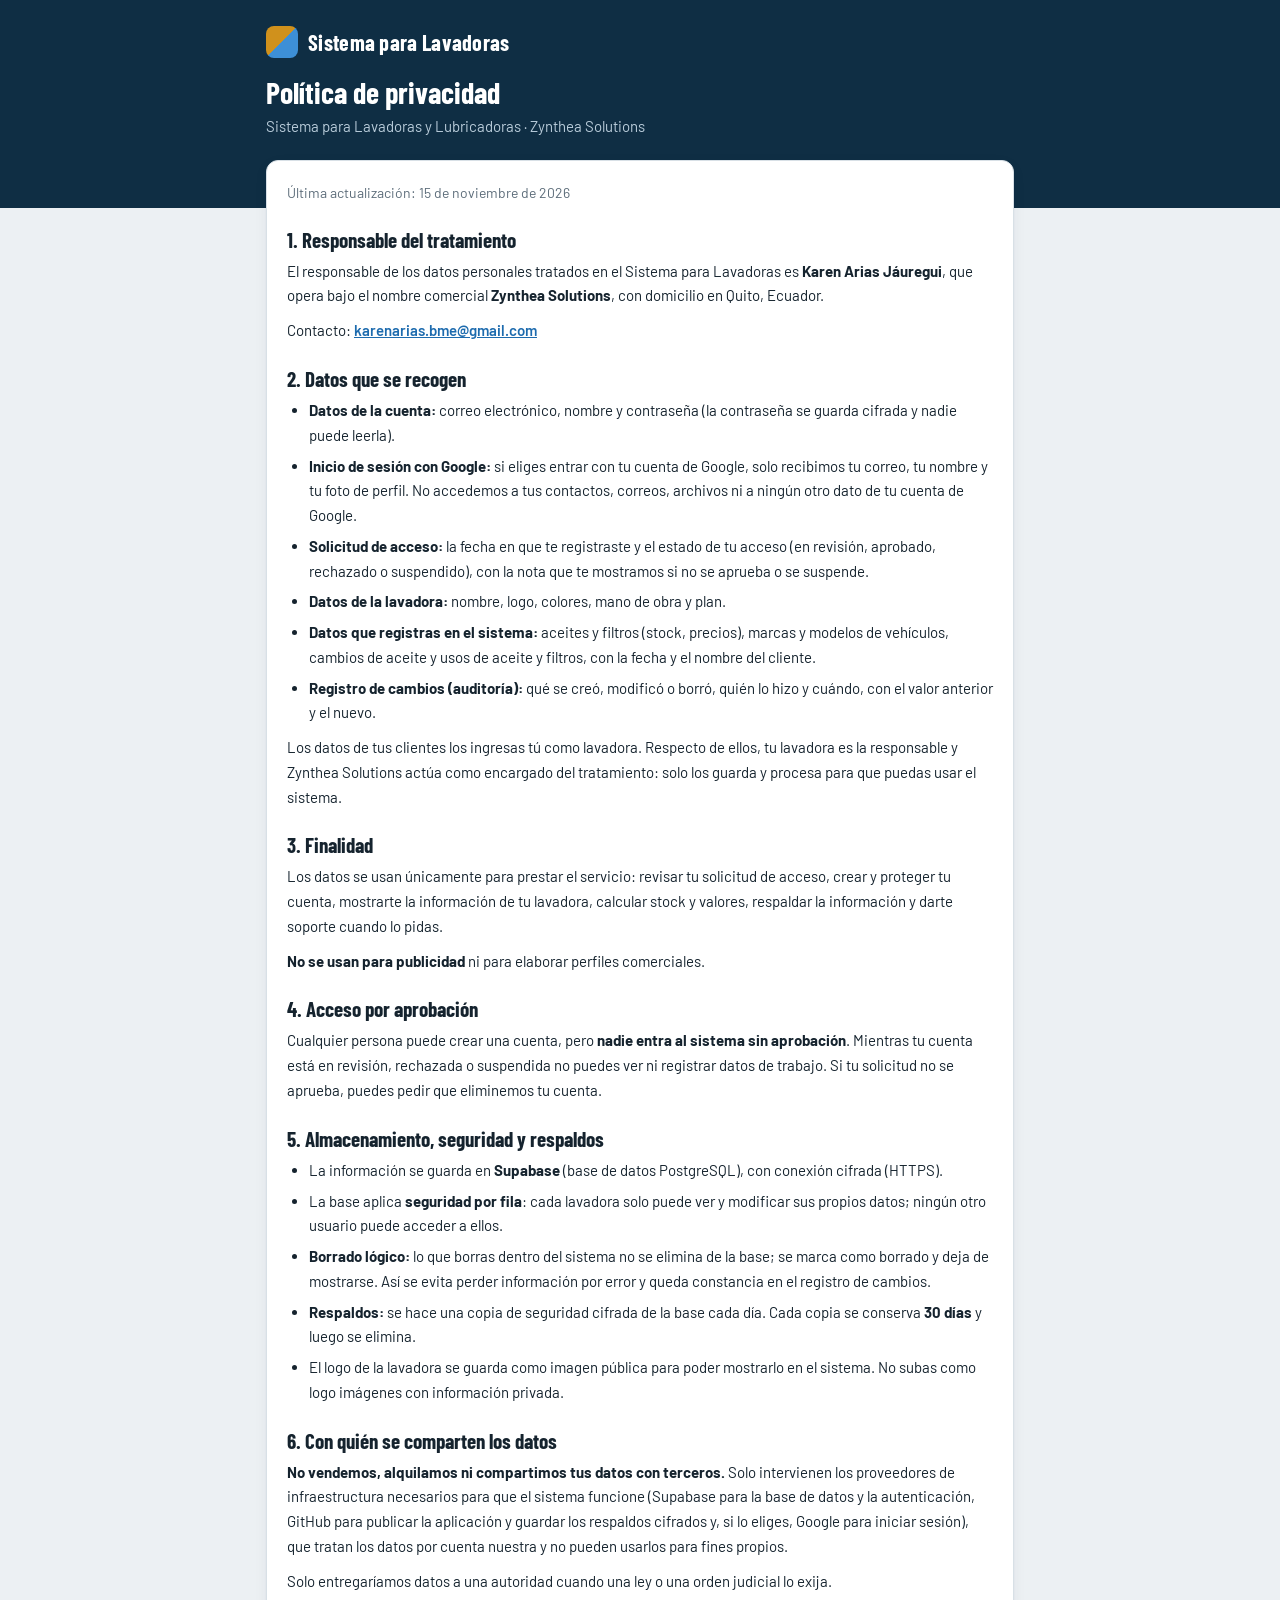
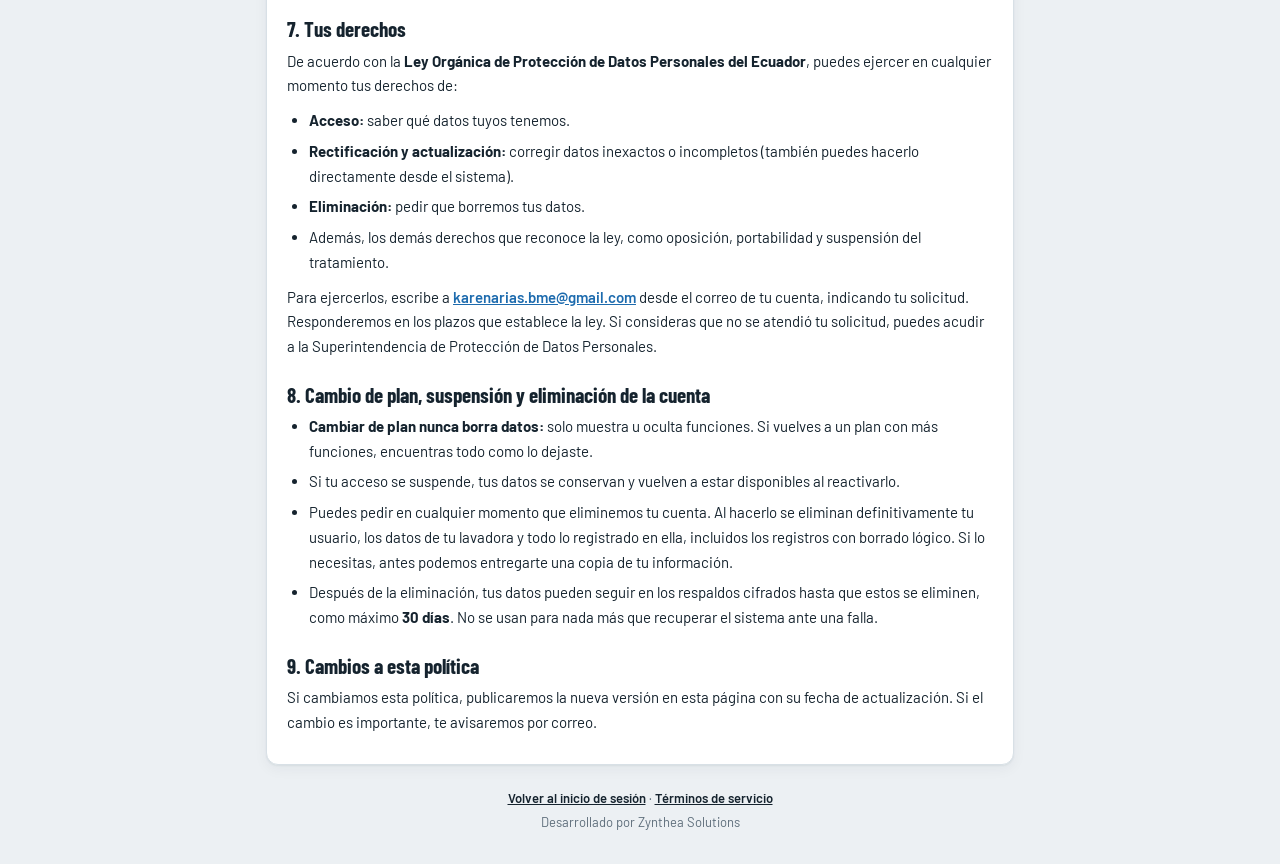
<file: privacidad.html>
<!doctype html>
<html lang="es">
<head>
<meta charset="utf-8">
<meta name="viewport" content="width=device-width, initial-scale=1">
<link rel="canonical" href="https://karenariasbme.github.io/zynthea-lavadoras/privacidad.html">
<title>Política de privacidad · Sistema para Lavadoras</title>
<meta name="description" content="Política de privacidad del Sistema para Lavadoras · Zynthea Solutions: qué datos se recogen, para qué se usan, cómo se protegen y respaldan, y cómo ejercer tus derechos.">
<meta name="theme-color" content="#0F2E44">
<link rel="icon" href="data:image/svg+xml,%3Csvg xmlns=%22http://www.w3.org/2000/svg%22 viewBox=%220 0 32 32%22%3E%3Cpath d=%22M0 8a8 8 0 0 1 8-8h24L0 32z%22 fill=%22%23D0911C%22/%3E%3Cpath d=%22M32 24a8 8 0 0 1-8 8H0L32 0z%22 fill=%22%233D8FD6%22/%3E%3C/svg%3E">
<link rel="preconnect" href="https://fonts.googleapis.com">
<link rel="preconnect" href="https://fonts.gstatic.com" crossorigin>
<link rel="stylesheet" href="https://fonts.googleapis.com/css2?family=Barlow+Condensed:wght@600;700&family=Barlow:wght@400;500;600&display=swap">
<link rel="stylesheet" href="css/styles.css">
</head>
<body>

<header class="legal-head">
  <div class="wrap-legal">
    <a class="brand" href="index.html"><i class="brand-mark" aria-hidden="true"></i><b>Sistema para Lavadoras</b></a>
    <h1>Política de privacidad</h1>
    <p class="lead">Sistema para Lavadoras y Lubricadoras · Zynthea Solutions</p>
  </div>
</header>

<main class="wrap-legal">
  <article class="card legal">
    <p class="updated">Última actualización: 15 de noviembre de 2026</p>

    <h2>1. Responsable del tratamiento</h2>
    <p>El responsable de los datos personales tratados en el Sistema para Lavadoras es <b>Karen Arias Jáuregui</b>, que opera bajo el nombre comercial <b>Zynthea Solutions</b>, con domicilio en Quito, Ecuador.</p>
    <p>Contacto: <a href="mailto:karenarias.bme@gmail.com">karenarias.bme@gmail.com</a></p>

    <h2>2. Datos que se recogen</h2>
    <ul>
      <li><b>Datos de la cuenta:</b> correo electrónico, nombre y contraseña (la contraseña se guarda cifrada y nadie puede leerla).</li>
      <li><b>Inicio de sesión con Google:</b> si eliges entrar con tu cuenta de Google, solo recibimos tu correo, tu nombre y tu foto de perfil. No accedemos a tus contactos, correos, archivos ni a ningún otro dato de tu cuenta de Google.</li>
      <li><b>Solicitud de acceso:</b> la fecha en que te registraste y el estado de tu acceso (en revisión, aprobado, rechazado o suspendido), con la nota que te mostramos si no se aprueba o se suspende.</li>
      <li><b>Datos de la lavadora:</b> nombre, logo, colores, mano de obra y plan.</li>
      <li><b>Datos que registras en el sistema:</b> aceites y filtros (stock, precios), marcas y modelos de vehículos, cambios de aceite y usos de aceite y filtros, con la fecha y el nombre del cliente.</li>
      <li><b>Registro de cambios (auditoría):</b> qué se creó, modificó o borró, quién lo hizo y cuándo, con el valor anterior y el nuevo.</li>
    </ul>
    <p>Los datos de tus clientes los ingresas tú como lavadora. Respecto de ellos, tu lavadora es la responsable y Zynthea Solutions actúa como encargado del tratamiento: solo los guarda y procesa para que puedas usar el sistema.</p>

    <h2>3. Finalidad</h2>
    <p>Los datos se usan únicamente para prestar el servicio: revisar tu solicitud de acceso, crear y proteger tu cuenta, mostrarte la información de tu lavadora, calcular stock y valores, respaldar la información y darte soporte cuando lo pidas.</p>
    <p><b>No se usan para publicidad</b> ni para elaborar perfiles comerciales.</p>

    <h2>4. Acceso por aprobación</h2>
    <p>Cualquier persona puede crear una cuenta, pero <b>nadie entra al sistema sin aprobación</b>. Mientras tu cuenta está en revisión, rechazada o suspendida no puedes ver ni registrar datos de trabajo. Si tu solicitud no se aprueba, puedes pedir que eliminemos tu cuenta.</p>

    <h2>5. Almacenamiento, seguridad y respaldos</h2>
    <ul>
      <li>La información se guarda en <b>Supabase</b> (base de datos PostgreSQL), con conexión cifrada (HTTPS).</li>
      <li>La base aplica <b>seguridad por fila</b>: cada lavadora solo puede ver y modificar sus propios datos; ningún otro usuario puede acceder a ellos.</li>
      <li><b>Borrado lógico:</b> lo que borras dentro del sistema no se elimina de la base; se marca como borrado y deja de mostrarse. Así se evita perder información por error y queda constancia en el registro de cambios.</li>
      <li><b>Respaldos:</b> se hace una copia de seguridad cifrada de la base cada día. Cada copia se conserva <b>30 días</b> y luego se elimina.</li>
      <li>El logo de la lavadora se guarda como imagen pública para poder mostrarlo en el sistema. No subas como logo imágenes con información privada.</li>
    </ul>

    <h2>6. Con quién se comparten los datos</h2>
    <p><b>No vendemos, alquilamos ni compartimos tus datos con terceros.</b> Solo intervienen los proveedores de infraestructura necesarios para que el sistema funcione (Supabase para la base de datos y la autenticación, GitHub para publicar la aplicación y guardar los respaldos cifrados y, si lo eliges, Google para iniciar sesión), que tratan los datos por cuenta nuestra y no pueden usarlos para fines propios.</p>
    <p>Solo entregaríamos datos a una autoridad cuando una ley o una orden judicial lo exija.</p>

    <h2>7. Tus derechos</h2>
    <p>De acuerdo con la <b>Ley Orgánica de Protección de Datos Personales del Ecuador</b>, puedes ejercer en cualquier momento tus derechos de:</p>
    <ul>
      <li><b>Acceso:</b> saber qué datos tuyos tenemos.</li>
      <li><b>Rectificación y actualización:</b> corregir datos inexactos o incompletos (también puedes hacerlo directamente desde el sistema).</li>
      <li><b>Eliminación:</b> pedir que borremos tus datos.</li>
      <li>Además, los demás derechos que reconoce la ley, como oposición, portabilidad y suspensión del tratamiento.</li>
    </ul>
    <p>Para ejercerlos, escribe a <a href="mailto:karenarias.bme@gmail.com">karenarias.bme@gmail.com</a> desde el correo de tu cuenta, indicando tu solicitud. Responderemos en los plazos que establece la ley. Si consideras que no se atendió tu solicitud, puedes acudir a la Superintendencia de Protección de Datos Personales.</p>

    <h2>8. Cambio de plan, suspensión y eliminación de la cuenta</h2>
    <ul>
      <li><b>Cambiar de plan nunca borra datos:</b> solo muestra u oculta funciones. Si vuelves a un plan con más funciones, encuentras todo como lo dejaste.</li>
      <li>Si tu acceso se suspende, tus datos se conservan y vuelven a estar disponibles al reactivarlo.</li>
      <li>Puedes pedir en cualquier momento que eliminemos tu cuenta. Al hacerlo se eliminan definitivamente tu usuario, los datos de tu lavadora y todo lo registrado en ella, incluidos los registros con borrado lógico. Si lo necesitas, antes podemos entregarte una copia de tu información.</li>
      <li>Después de la eliminación, tus datos pueden seguir en los respaldos cifrados hasta que estos se eliminen, como máximo <b>30 días</b>. No se usan para nada más que recuperar el sistema ante una falla.</li>
    </ul>

    <h2>9. Cambios a esta política</h2>
    <p>Si cambiamos esta política, publicaremos la nueva versión en esta página con su fecha de actualización. Si el cambio es importante, te avisaremos por correo.</p>
  </article>
</main>

<footer class="legal-foot">
  <a href="index.html">Volver al inicio de sesión</a> · <a href="terminos.html">Términos de servicio</a><br>
  Desarrollado por Zynthea Solutions
</footer>

</body>
</html>
</file>
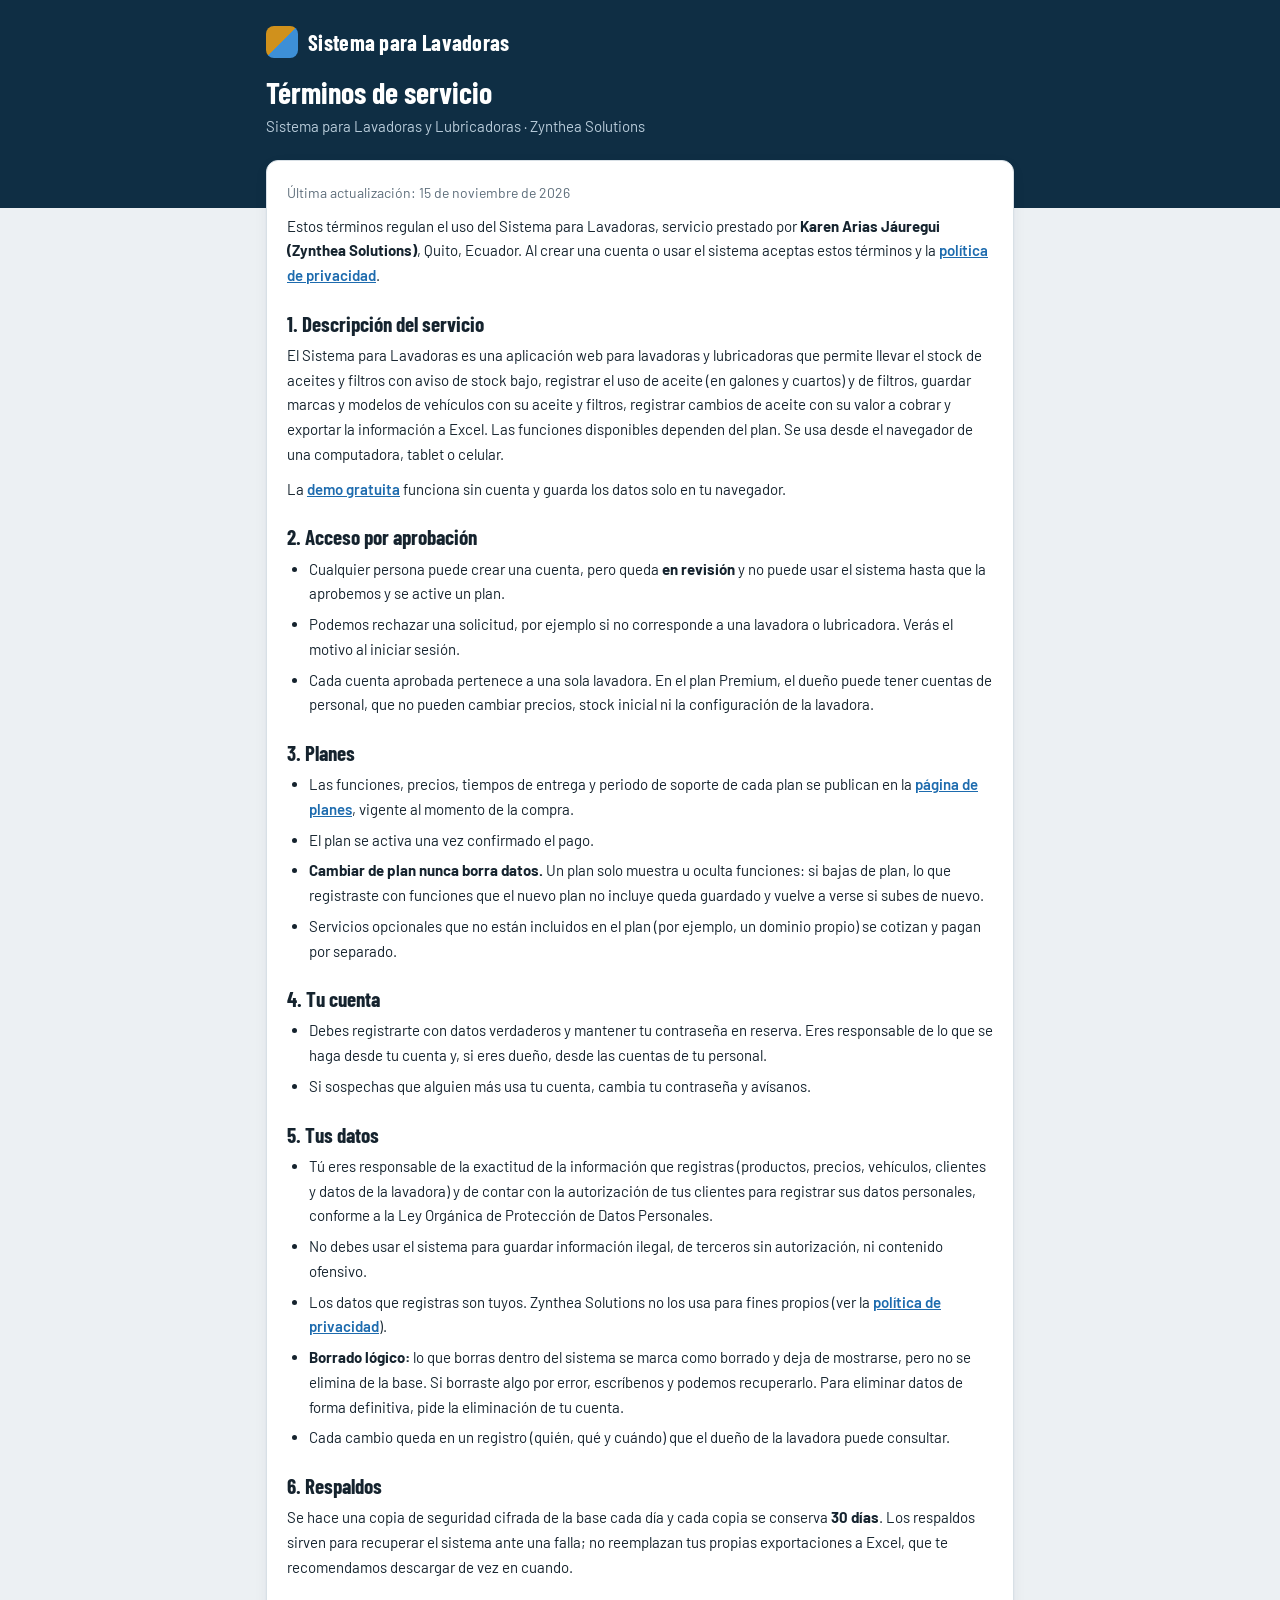
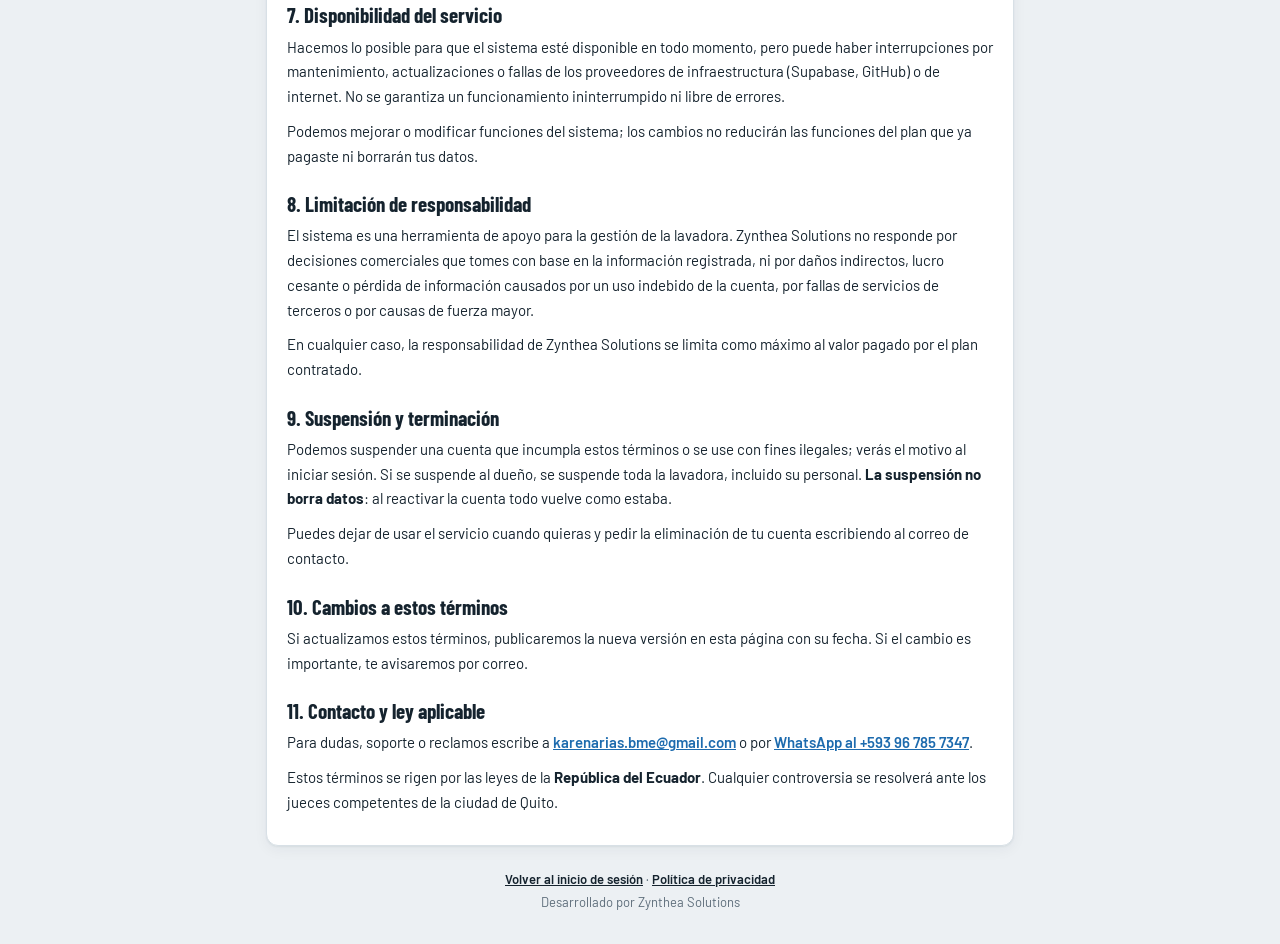
<file: terminos.html>
<!doctype html>
<html lang="es">
<head>
<meta charset="utf-8">
<meta name="viewport" content="width=device-width, initial-scale=1">
<link rel="canonical" href="https://karenariasbme.github.io/zynthea-lavadoras/terminos.html">
<title>Términos de servicio · Sistema para Lavadoras</title>
<meta name="description" content="Términos de servicio del Sistema para Lavadoras · Zynthea Solutions: acceso por aprobación, planes, datos, respaldos y responsabilidades.">
<meta name="theme-color" content="#0F2E44">
<link rel="icon" href="data:image/svg+xml,%3Csvg xmlns=%22http://www.w3.org/2000/svg%22 viewBox=%220 0 32 32%22%3E%3Cpath d=%22M0 8a8 8 0 0 1 8-8h24L0 32z%22 fill=%22%23D0911C%22/%3E%3Cpath d=%22M32 24a8 8 0 0 1-8 8H0L32 0z%22 fill=%22%233D8FD6%22/%3E%3C/svg%3E">
<link rel="preconnect" href="https://fonts.googleapis.com">
<link rel="preconnect" href="https://fonts.gstatic.com" crossorigin>
<link rel="stylesheet" href="https://fonts.googleapis.com/css2?family=Barlow+Condensed:wght@600;700&family=Barlow:wght@400;500;600&display=swap">
<link rel="stylesheet" href="css/styles.css">
</head>
<body>

<header class="legal-head">
  <div class="wrap-legal">
    <a class="brand" href="index.html"><i class="brand-mark" aria-hidden="true"></i><b>Sistema para Lavadoras</b></a>
    <h1>Términos de servicio</h1>
    <p class="lead">Sistema para Lavadoras y Lubricadoras · Zynthea Solutions</p>
  </div>
</header>

<main class="wrap-legal">
  <article class="card legal">
    <p class="updated">Última actualización: 15 de noviembre de 2026</p>

    <p>Estos términos regulan el uso del Sistema para Lavadoras, servicio prestado por <b>Karen Arias Jáuregui (Zynthea Solutions)</b>, Quito, Ecuador. Al crear una cuenta o usar el sistema aceptas estos términos y la <a href="privacidad.html">política de privacidad</a>.</p>

    <h2>1. Descripción del servicio</h2>
    <p>El Sistema para Lavadoras es una aplicación web para lavadoras y lubricadoras que permite llevar el stock de aceites y filtros con aviso de stock bajo, registrar el uso de aceite (en galones y cuartos) y de filtros, guardar marcas y modelos de vehículos con su aceite y filtros, registrar cambios de aceite con su valor a cobrar y exportar la información a Excel. Las funciones disponibles dependen del plan. Se usa desde el navegador de una computadora, tablet o celular.</p>
    <p>La <a href="demo/">demo gratuita</a> funciona sin cuenta y guarda los datos solo en tu navegador.</p>

    <h2>2. Acceso por aprobación</h2>
    <ul>
      <li>Cualquier persona puede crear una cuenta, pero queda <b>en revisión</b> y no puede usar el sistema hasta que la aprobemos y se active un plan.</li>
      <li>Podemos rechazar una solicitud, por ejemplo si no corresponde a una lavadora o lubricadora. Verás el motivo al iniciar sesión.</li>
      <li>Cada cuenta aprobada pertenece a una sola lavadora. En el plan Premium, el dueño puede tener cuentas de personal, que no pueden cambiar precios, stock inicial ni la configuración de la lavadora.</li>
    </ul>

    <h2>3. Planes</h2>
    <ul>
      <li>Las funciones, precios, tiempos de entrega y periodo de soporte de cada plan se publican en la <a href="https://karenariasbme.github.io/KarenArias/lavadoras/#planes">página de planes</a>, vigente al momento de la compra.</li>
      <li>El plan se activa una vez confirmado el pago.</li>
      <li><b>Cambiar de plan nunca borra datos.</b> Un plan solo muestra u oculta funciones: si bajas de plan, lo que registraste con funciones que el nuevo plan no incluye queda guardado y vuelve a verse si subes de nuevo.</li>
      <li>Servicios opcionales que no están incluidos en el plan (por ejemplo, un dominio propio) se cotizan y pagan por separado.</li>
    </ul>

    <h2>4. Tu cuenta</h2>
    <ul>
      <li>Debes registrarte con datos verdaderos y mantener tu contraseña en reserva. Eres responsable de lo que se haga desde tu cuenta y, si eres dueño, desde las cuentas de tu personal.</li>
      <li>Si sospechas que alguien más usa tu cuenta, cambia tu contraseña y avísanos.</li>
    </ul>

    <h2>5. Tus datos</h2>
    <ul>
      <li>Tú eres responsable de la exactitud de la información que registras (productos, precios, vehículos, clientes y datos de la lavadora) y de contar con la autorización de tus clientes para registrar sus datos personales, conforme a la Ley Orgánica de Protección de Datos Personales.</li>
      <li>No debes usar el sistema para guardar información ilegal, de terceros sin autorización, ni contenido ofensivo.</li>
      <li>Los datos que registras son tuyos. Zynthea Solutions no los usa para fines propios (ver la <a href="privacidad.html">política de privacidad</a>).</li>
      <li><b>Borrado lógico:</b> lo que borras dentro del sistema se marca como borrado y deja de mostrarse, pero no se elimina de la base. Si borraste algo por error, escríbenos y podemos recuperarlo. Para eliminar datos de forma definitiva, pide la eliminación de tu cuenta.</li>
      <li>Cada cambio queda en un registro (quién, qué y cuándo) que el dueño de la lavadora puede consultar.</li>
    </ul>

    <h2>6. Respaldos</h2>
    <p>Se hace una copia de seguridad cifrada de la base cada día y cada copia se conserva <b>30 días</b>. Los respaldos sirven para recuperar el sistema ante una falla; no reemplazan tus propias exportaciones a Excel, que te recomendamos descargar de vez en cuando.</p>

    <h2>7. Disponibilidad del servicio</h2>
    <p>Hacemos lo posible para que el sistema esté disponible en todo momento, pero puede haber interrupciones por mantenimiento, actualizaciones o fallas de los proveedores de infraestructura (Supabase, GitHub) o de internet. No se garantiza un funcionamiento ininterrumpido ni libre de errores.</p>
    <p>Podemos mejorar o modificar funciones del sistema; los cambios no reducirán las funciones del plan que ya pagaste ni borrarán tus datos.</p>

    <h2>8. Limitación de responsabilidad</h2>
    <p>El sistema es una herramienta de apoyo para la gestión de la lavadora. Zynthea Solutions no responde por decisiones comerciales que tomes con base en la información registrada, ni por daños indirectos, lucro cesante o pérdida de información causados por un uso indebido de la cuenta, por fallas de servicios de terceros o por causas de fuerza mayor.</p>
    <p>En cualquier caso, la responsabilidad de Zynthea Solutions se limita como máximo al valor pagado por el plan contratado.</p>

    <h2>9. Suspensión y terminación</h2>
    <p>Podemos suspender una cuenta que incumpla estos términos o se use con fines ilegales; verás el motivo al iniciar sesión. Si se suspende al dueño, se suspende toda la lavadora, incluido su personal. <b>La suspensión no borra datos</b>: al reactivar la cuenta todo vuelve como estaba.</p>
    <p>Puedes dejar de usar el servicio cuando quieras y pedir la eliminación de tu cuenta escribiendo al correo de contacto.</p>

    <h2>10. Cambios a estos términos</h2>
    <p>Si actualizamos estos términos, publicaremos la nueva versión en esta página con su fecha. Si el cambio es importante, te avisaremos por correo.</p>

    <h2>11. Contacto y ley aplicable</h2>
    <p>Para dudas, soporte o reclamos escribe a <a href="mailto:karenarias.bme@gmail.com">karenarias.bme@gmail.com</a> o por <a href="https://wa.me/593967857347" target="_blank" rel="noopener">WhatsApp al +593 96 785 7347</a>.</p>
    <p>Estos términos se rigen por las leyes de la <b>República del Ecuador</b>. Cualquier controversia se resolverá ante los jueces competentes de la ciudad de Quito.</p>
  </article>
</main>

<footer class="legal-foot">
  <a href="index.html">Volver al inicio de sesión</a> · <a href="privacidad.html">Política de privacidad</a><br>
  Desarrollado por Zynthea Solutions
</footer>

</body>
</html>
</file>
<file: css/styles.css>
/* =====================================================================
   Sistema para Lavadoras · estilos
   Paleta de la demo (azul #0F2E44, ámbar #D0911C, Barlow).
   --brand y --accent se reemplazan con los colores de cada lavadora
   (app.js) y --brand-ink / --accent-ink con el texto de mejor contraste.
   ===================================================================== */
:root{
  --bg:#ECF0F3; --surface:#FFFFFF; --surface-2:#F4F7F9; --ink:#15232E; --muted:#5D6D7A; --line:#D8E0E6;
  --brand:#0F2E44; --brand-ink:#FFFFFF; --brand-soft:#B9CCDA;
  --accent:#D0911C; --accent-ink:#1A1206;
  --focus:#1D6BAE; --focus-soft:#DDEBF7;
  --bad:#B33A25; --bad-soft:#F9E3DE; --warn:#A35F00; --warn-soft:#FDF0D9; --good:#2A7749; --good-soft:#E0F2E7;
  --wa:#1F8A4C; --wa-ink:#FFFFFF;
  --shadow:0 1px 2px rgba(15,46,68,.06),0 4px 14px rgba(15,46,68,.05);
  --radius:12px;
  color-scheme:light;
}
@media (prefers-color-scheme:dark){
  :root:not([data-theme="light"]){
    --bg:#0D171E; --surface:#15232D; --surface-2:#1B2C38; --ink:#E2EAF0; --muted:#94A5B2; --line:#263946;
    --focus:#4E9FE0; --focus-soft:#15324A;
    --bad:#F07A63; --bad-soft:#3B1E19; --warn:#E8B04C; --warn-soft:#382A12; --good:#5CC48A; --good-soft:#163525;
    --shadow:none; color-scheme:dark;
  }
}
:root[data-theme="dark"]{
  --bg:#0D171E; --surface:#15232D; --surface-2:#1B2C38; --ink:#E2EAF0; --muted:#94A5B2; --line:#263946;
  --focus:#4E9FE0; --focus-soft:#15324A;
  --bad:#F07A63; --bad-soft:#3B1E19; --warn:#E8B04C; --warn-soft:#382A12; --good:#5CC48A; --good-soft:#163525;
  --shadow:none; color-scheme:dark;
}

*{box-sizing:border-box}
html,body{margin:0}
body{background:var(--bg);color:var(--ink);font:400 15px/1.5 "Barlow",system-ui,sans-serif;-webkit-font-smoothing:antialiased;min-height:100vh}
h1,h2,h3{font-family:"Barlow Condensed",sans-serif;font-weight:700;margin:0;line-height:1.1}
h1{font-size:30px} h2{font-size:23px} h3{font-size:18px;font-weight:600}
p{margin:0}
a{color:inherit}
button,input,select{font:inherit;color:inherit}
:focus-visible{outline:3px solid var(--focus);outline-offset:2px}
[hidden]{display:none!important}
.sr-only{position:absolute;width:1px;height:1px;padding:0;margin:-1px;overflow:hidden;clip:rect(0 0 0 0);border:0}
.muted{color:var(--muted)} .small{font-size:13px}
.note{color:var(--muted);font-size:14px}

/* ---------- Botones y campos ---------- */
.btn{border:1.5px solid var(--line);background:var(--surface);border-radius:9px;padding:10px 16px;font-weight:600;cursor:pointer;font-size:15px;
  display:inline-flex;align-items:center;justify-content:center;gap:8px;text-decoration:none;color:var(--ink);min-height:44px}
.btn:hover{border-color:var(--muted)}
.btn:disabled,.btn.disabled{opacity:.6;cursor:default;pointer-events:none}
.btn.primary{background:var(--brand);border-color:var(--brand);color:var(--brand-ink)}
.btn.accent{background:var(--accent);border-color:var(--accent);color:var(--accent-ink)}
.btn.whatsapp{background:var(--wa);border-color:var(--wa);color:var(--wa-ink)}
.btn.ghost{background:none}
.btn.danger{color:var(--bad)}
.btn.block{width:100%}
.btn.sm{padding:6px 12px;font-size:14px;min-height:36px}
.btn svg{width:20px;height:20px;flex:none}
.link{background:none;border:0;padding:6px 0;color:var(--muted);font-weight:600;cursor:pointer;text-decoration:underline;text-underline-offset:3px}
.link:hover{color:var(--ink)}
.switch-mode{text-align:center;border-top:1px solid var(--line);padding-top:12px}
.switch-mode .link{padding:0;color:var(--ink)}

.stack{display:flex;flex-direction:column;gap:14px}
.actions{display:flex;gap:10px;flex-wrap:wrap;align-items:center}
.field{display:flex;flex-direction:column;gap:5px}
.field-label{font-weight:600;font-size:14px}
.field small{color:var(--muted);font-size:13px}
.input{width:100%;padding:11px 13px;border:1.5px solid var(--line);border-radius:10px;background:var(--surface);font-size:16px;min-height:44px}
.input:focus{outline:none;border-color:var(--focus);box-shadow:0 0 0 3px var(--focus-soft)}
.input:disabled{background:var(--surface-2);color:var(--muted)}
.cols{display:grid;grid-template-columns:1fr 1fr;gap:14px}

.msg{padding:10px 12px;border-radius:9px;font-size:14px;font-weight:500}
.msg.error{background:var(--bad-soft);color:var(--bad)}
.msg.ok{background:var(--good-soft);color:var(--good)}
.msg.warn{background:var(--warn-soft);color:var(--warn)}

.card{background:var(--surface);border:1px solid var(--line);border-radius:var(--radius);padding:20px;box-shadow:var(--shadow)}

/* ---------- Marca ---------- */
.brand{display:flex;align-items:center;gap:10px;text-decoration:none;color:inherit}
.brand-mark{width:32px;height:32px;border-radius:8px;flex:none;display:block;
  background:linear-gradient(135deg,var(--accent) 0 50%,#3D8FD6 50% 100%)}
.brand b{font:700 22px/1 "Barlow Condensed",sans-serif;letter-spacing:.3px}
.foot-credit{text-align:center;font-size:12px;color:var(--muted);margin-top:18px}

/* ---------- Login ---------- */
.auth-page{background:linear-gradient(180deg,#0F2E44 0 290px,var(--bg) 290px)}
.auth{max-width:440px;margin:0 auto;padding:28px 16px 30px}
.auth>.brand{color:#fff;margin-bottom:22px}
.auth h1{color:#fff;font-size:32px}
.auth .lead{color:#B9CCDA;margin:8px 0 20px}
.auth-card{padding:22px}
.tabs{display:grid;grid-template-columns:1fr 1fr;background:var(--surface-2);border-radius:10px;padding:4px;margin-bottom:18px}
.tabs button{border:0;background:none;border-radius:7px;padding:9px 6px;font-weight:600;color:var(--muted);cursor:pointer;min-height:40px}
.tabs button[aria-selected="true"]{background:var(--surface);color:var(--ink);box-shadow:var(--shadow)}
.btn-google{display:flex;align-items:center;justify-content:center;gap:10px;width:100%;min-height:46px;border:1.5px solid var(--line);
  border-radius:10px;background:var(--surface);font-weight:600;cursor:pointer;font-size:15px}
.btn-google:hover{border-color:var(--muted)}
.btn-google svg{width:20px;height:20px}
.divider{display:flex;align-items:center;gap:10px;color:var(--muted);font-size:13px}
.divider::before,.divider::after{content:"";flex:1;height:1px;background:var(--line)}
.auth-card h2{font-size:22px}
.auth-foot{text-align:center;font-size:14px;color:var(--muted);margin-top:16px}
.auth-foot a{color:var(--ink);font-weight:600}

/* ---------- Pantallas de estado (cargando, pendiente, suspendido) ---------- */
.splash{min-height:100vh;display:flex;flex-direction:column;align-items:center;justify-content:center;gap:12px;color:var(--muted);padding:16px;text-align:center}
.spinner{width:28px;height:28px;border-radius:50%;border:3px solid var(--line);border-top-color:var(--accent);animation:gira .8s linear infinite;display:inline-block}
@keyframes gira{to{transform:rotate(360deg)}}
.gate{min-height:100vh;display:flex;align-items:center;justify-content:center;padding:24px 16px;
  background:linear-gradient(180deg,#0F2E44 0 220px,var(--bg) 220px)}
.gate-card{max-width:460px;width:100%;text-align:left}
.gate-card .brand{margin-bottom:16px}
.gate-card h1{font-size:28px;margin-bottom:8px}
.gate-card p{margin-bottom:10px}
.gate-icon{width:52px;height:52px;border-radius:14px;display:grid;place-items:center;margin-bottom:14px}
.gate-icon svg{width:28px;height:28px;fill:none;stroke:currentColor;stroke-width:2;stroke-linecap:round;stroke-linejoin:round}
.gate-icon.wait{background:var(--warn-soft);color:var(--warn)}
.gate-icon.stop{background:var(--bad-soft);color:var(--bad)}
.email-pill{display:inline-block;background:var(--surface-2);border:1px solid var(--line);border-radius:8px;padding:3px 9px;font-weight:600;word-break:break-all}
.nota{background:var(--surface-2);border-left:4px solid var(--bad);border-radius:8px;padding:10px 12px;margin:4px 0 14px;white-space:pre-line}
.gate-links{display:flex;gap:8px 18px;flex-wrap:wrap;justify-content:center;margin-top:4px}
.gate-links a{font-weight:600}

/* ---------- App ---------- */
.topbar{background:var(--brand);color:var(--brand-ink);position:sticky;top:0;z-index:30}
.bar{max-width:1080px;margin:0 auto;padding:0 16px;display:flex;align-items:center;gap:14px;min-height:62px}
.top-brand{display:flex;align-items:center;gap:10px;margin-right:auto;min-width:0;text-decoration:none;color:inherit}
.top-brand .nombre{font:700 22px/1.1 "Barlow Condensed",sans-serif;white-space:nowrap;overflow:hidden;text-overflow:ellipsis}
.nav{display:flex;gap:2px;align-self:stretch}
.nav a{display:flex;align-items:center;gap:7px;padding:0 14px;color:inherit;opacity:.78;text-decoration:none;font-weight:600;border-bottom:3px solid transparent}
.nav a:hover{opacity:1}
.nav a[aria-current="page"]{opacity:1;border-bottom-color:var(--accent)}
.nav svg{width:19px;height:19px;fill:none;stroke:currentColor;stroke-width:2;stroke-linecap:round;stroke-linejoin:round}
.btn-salir{background:none;border:1.5px solid currentColor;color:inherit;border-radius:8px;padding:5px 11px;font-weight:600;cursor:pointer;opacity:.85;min-height:36px}
.btn-salir:hover{opacity:1}

.logo{display:block;object-fit:contain;flex:none;border-radius:8px;background:#fff}
.logo.sm{width:36px;height:36px}
.logo.lg{width:96px;height:96px;border-radius:14px;border:1px solid var(--line)}
.logo.initials{display:grid;place-items:center;background:var(--accent);color:var(--accent-ink);font:700 16px "Barlow Condensed",sans-serif}
.logo.initials.lg{font-size:36px}

main.view{max-width:1080px;margin:0 auto;padding:22px 16px 40px}
.page-head{margin-bottom:16px}
.page-head p{color:var(--muted);margin-top:4px}
.grid2{display:grid;grid-template-columns:repeat(auto-fit,minmax(300px,1fr));gap:16px;align-items:start}
.state{padding:40px 16px;text-align:center;color:var(--muted);display:flex;flex-direction:column;align-items:center;gap:12px}
.state.error{color:var(--bad)}
.app-foot{text-align:center;font-size:12px;color:var(--muted);padding:0 16px 24px}
.app-foot a{color:inherit}

/* Inicio */
.hero{background:var(--brand);color:var(--brand-ink);border-radius:var(--radius);padding:22px;display:flex;gap:16px;align-items:center;margin-bottom:16px;position:relative;overflow:hidden}
.hero::after{content:"";position:absolute;right:0;top:0;bottom:0;width:8px;background:var(--accent)}
.hero h1{font-size:30px}
.hero p{opacity:.85;margin-top:4px}
.datos{display:grid;grid-template-columns:repeat(auto-fit,minmax(180px,1fr));gap:12px}
.dato{background:var(--surface);border:1px solid var(--line);border-radius:var(--radius);padding:14px 16px;box-shadow:var(--shadow);min-width:0}
.dato dt{font-size:13px;color:var(--muted);font-weight:600;text-transform:uppercase;letter-spacing:.4px}
.dato dd{margin:4px 0 0;font:700 24px/1.15 "Barlow Condensed",sans-serif;overflow-wrap:anywhere}
.dato dd.texto{font:600 16px/1.35 "Barlow",sans-serif}
.badge{display:inline-block;border-radius:999px;padding:2px 10px;font-size:13px;font-weight:700;background:var(--accent);color:var(--accent-ink);vertical-align:middle}
.aviso{background:var(--warn-soft);color:var(--warn);border-radius:10px;padding:10px 12px;font-size:14px;font-weight:500}

/* Mi lavadora */
.logo-preview{display:flex;align-items:center;gap:14px}
.color-row{display:flex;gap:8px;align-items:center}
.color-row input[type=color]{width:52px;height:44px;padding:3px;border:1.5px solid var(--line);border-radius:10px;background:var(--surface);cursor:pointer;flex:none}
.color-row input[type=color]:disabled{cursor:default;opacity:.7}
.color-row .input{font-family:ui-monospace,Consolas,monospace;text-transform:uppercase}
.muestra{border-radius:10px;overflow:hidden;border:1px solid var(--line)}
.muestra-bar{padding:12px 14px;display:flex;align-items:center;gap:10px;font:700 19px "Barlow Condensed",sans-serif}
.muestra-body{padding:12px 14px;background:var(--surface-2);display:flex;gap:10px;align-items:center;flex-wrap:wrap}
.muestra-btn{border-radius:8px;padding:7px 13px;font-weight:600;font-size:14px}
.contraste{font-size:13px;color:var(--muted)}

.toast{position:fixed;left:50%;bottom:22px;transform:translateX(-50%) translateY(20px);background:var(--ink);color:var(--bg);padding:11px 18px;border-radius:10px;
  font-weight:600;opacity:0;pointer-events:none;transition:.2s;z-index:60;max-width:calc(100% - 32px);text-align:center}
.toast.show{opacity:1;transform:translateX(-50%) translateY(0)}
.toast.error{background:var(--bad);color:#fff}

/* ---------- Aceites y filtros ---------- */
.ico{width:20px;height:20px;flex:none;fill:none;stroke:currentColor;stroke-width:2;stroke-linecap:round;stroke-linejoin:round}
.head-row{display:flex;justify-content:space-between;align-items:flex-start;gap:12px;flex-wrap:wrap}
.filtros-bar{display:grid;grid-template-columns:minmax(0,1fr) 220px auto;gap:10px;align-items:center;margin-bottom:8px}
.buscar{position:relative;display:block}
.buscar .ico{position:absolute;left:12px;top:50%;transform:translateY(-50%);color:var(--muted);width:18px;height:18px}
.buscar .input{padding-left:38px}
.check{display:flex;align-items:center;gap:8px;font-weight:600;font-size:14px;cursor:pointer;white-space:nowrap;min-height:44px}
.check input{width:20px;height:20px;accent-color:var(--brand)}
.prod-lista{display:grid;grid-template-columns:repeat(auto-fill,minmax(300px,1fr));gap:14px;align-items:start;margin-top:8px}
.prod{padding:16px;display:flex;flex-direction:column;gap:6px;border-left:5px solid var(--good);min-width:0}
.prod.bajo{border-left-color:var(--warn)}
.prod.agotado{border-left-color:var(--bad)}
.prod h3{font-size:21px;overflow-wrap:anywhere}
.prod-top{display:flex;justify-content:space-between;align-items:flex-start;gap:8px}
.prod-top h3{min-width:0}
.prod-top .chip{flex:none;margin-top:3px}
.prod>.chips{margin:0}
.prod-det{color:var(--muted);font-size:14px;overflow-wrap:anywhere}
.prod-stock{display:flex;align-items:baseline;gap:10px;flex-wrap:wrap;margin-top:4px}
.prod-stock b{font:700 26px/1.1 "Barlow Condensed",sans-serif}
.prod.bajo .prod-stock b{color:var(--warn)}
.prod.agotado .prod-stock b{color:var(--bad)}
.prod-stock span{color:var(--muted);font-size:13px}
.barra{height:6px;border-radius:99px;background:var(--surface-2);overflow:hidden}
.barra i{display:block;height:100%;background:var(--good);border-radius:99px}
.prod.bajo .barra i{background:var(--warn)} .prod.agotado .barra i{background:var(--bad)}
.prod-acciones{display:grid;grid-template-columns:1fr 1fr;gap:8px;margin-top:6px}
.chip.warn{background:var(--warn-soft);color:var(--warn)}
.chip.tipo{background:var(--surface-2);color:var(--muted);border:1px solid var(--line)}
.cols>*{min-width:0}
.sugerido{display:block;position:relative}
.sug-lista{position:absolute;left:0;right:0;top:calc(100% + 4px);z-index:5;list-style:none;margin:0;padding:4px;background:var(--surface);
  border:1px solid var(--line);border-radius:10px;box-shadow:0 8px 24px rgba(0,0,0,.14);max-height:240px;overflow:auto}
.sug-lista li{padding:9px 10px;border-radius:7px;cursor:pointer;overflow-wrap:anywhere}
.sug-lista li:hover,.sug-lista li[aria-selected="true"]{background:var(--surface-2)}
.qty{display:grid;grid-template-columns:1fr 1fr;gap:8px}
.qty-g{position:relative;display:block}
.qty-g .input{padding-right:78px}
.qty-g span{position:absolute;right:12px;top:50%;transform:translateY(-50%);color:var(--muted);font-size:14px;pointer-events:none}
.seg{display:grid;grid-template-columns:1fr 1fr;gap:4px;background:var(--surface-2);border-radius:10px;padding:4px}
.seg button{border:0;background:none;border-radius:7px;padding:9px;font-weight:600;color:var(--muted);cursor:pointer;display:flex;gap:7px;align-items:center;justify-content:center;min-height:42px}
.seg button[aria-checked="true"]{background:var(--surface);color:var(--ink);box-shadow:var(--shadow)}
.uso-prod{font-size:17px}
.modal-ancho{width:min(560px,calc(100% - 24px))}
.modal-izq{margin-right:auto}
.hist{list-style:none;margin:0;padding:0;border:1px solid var(--line);border-radius:10px;overflow:hidden}
.hist-fila{display:flex;justify-content:space-between;gap:12px;padding:10px 12px;border-top:1px solid var(--line)}
.hist-fila:first-child{border-top:0}
.hist-fila>div{min-width:0;overflow-wrap:anywhere}
.hist-der{text-align:right;flex:none;display:flex;flex-direction:column;align-items:flex-end;gap:2px}
.menos{color:var(--bad)}
.danger-link{color:var(--bad)}
.hist-resumen{display:grid;grid-template-columns:repeat(4,1fr);gap:8px;margin:0}
.hist-resumen>div{background:var(--surface-2);border-radius:10px;padding:8px 10px;min-width:0}
.hist-resumen dt{font-size:12px;color:var(--muted);font-weight:600;text-transform:uppercase;letter-spacing:.3px}
.hist-resumen dd{margin:2px 0 0;font-weight:700;overflow-wrap:anywhere}
.modal h3{font-size:19px;margin-top:4px}

/* Inicio */
.hero-saludo{opacity:.85;margin:0 0 2px!important;font-weight:600}
.rapidos{display:grid;grid-template-columns:repeat(auto-fit,minmax(220px,1fr));gap:12px;margin-bottom:16px}
.rapido{display:flex;align-items:center;gap:12px;text-align:left;cursor:pointer;padding:14px 16px;font:inherit;color:inherit;border:1px solid var(--line)}
.rapido:hover{border-color:var(--muted)}
.rapido b{display:block;font-size:16px}
.rapido small{color:var(--muted);font-size:13px}
.rapido-ico{width:42px;height:42px;border-radius:11px;background:var(--accent);color:var(--accent-ink);display:grid;place-items:center;flex:none}
.alertas{list-style:none;margin:0;padding:0}
.alertas li+li{border-top:1px solid var(--line)}
.alertas a{display:flex;align-items:center;gap:12px;padding:10px 2px;text-decoration:none;color:inherit}
.alerta-ico{width:34px;height:34px;border-radius:9px;background:var(--warn-soft);color:var(--warn);display:grid;place-items:center;flex:none}
.alerta-txt{min-width:0;flex:1}
.alerta-txt b,.alerta-txt small{display:block;overflow-wrap:anywhere}
.alerta-txt small{color:var(--muted);font-size:13px}
.alertas .chip{flex:none}
.ok-txt{color:var(--good);font-weight:600}

/* Paso 8: pestañas internas, filtros, precios y cambios */
.subtabs{display:flex;gap:6px;overflow-x:auto;scrollbar-width:none;margin-bottom:12px;padding-bottom:2px}
.subtabs::-webkit-scrollbar{display:none}
.subtabs button{flex:none;display:flex;align-items:center;gap:6px;border:1.5px solid var(--line);background:var(--surface);color:var(--muted);
  border-radius:999px;padding:7px 14px;font-weight:600;cursor:pointer;min-height:40px;white-space:nowrap}
.subtabs button[aria-selected="true"]{background:var(--brand);border-color:var(--brand);color:var(--brand-ink)}
.subtabs .count{font-size:12px;background:var(--surface-2);color:var(--muted);border-radius:999px;padding:0 7px;line-height:1.6}
.subtabs button[aria-selected="true"] .count{background:var(--accent);color:var(--accent-ink)}
.filtros-bar.aceites{grid-template-columns:minmax(160px,1fr) repeat(4,minmax(120px,175px)) auto}
.filtros-bar.filtros{grid-template-columns:minmax(0,1fr) repeat(2,minmax(0,180px)) auto}
.filtros-bar.cambios{grid-template-columns:minmax(0,1fr) 180px auto}
.rosca-box{max-width:420px;margin-bottom:10px}
.chips{display:flex;gap:6px;flex-wrap:wrap}
.equiv{color:var(--ink)!important;font-weight:600}
.prod-precio{font-size:14px}
.prod-precio .muted,.muted{color:var(--muted)}
.cambios-lista{display:grid;grid-template-columns:repeat(auto-fill,minmax(320px,1fr));gap:12px;align-items:start;margin-top:8px}
.cambio{padding:16px;display:flex;flex-direction:column;gap:10px;min-width:0}
.cambio.borrado{opacity:.75}
.cambio.borrado .cambio-cli{text-decoration:line-through}
.cambio-det{display:flex;flex-direction:column;gap:4px;min-width:0}
.cambio-cli{font-size:17px;overflow-wrap:anywhere}
.cambio-items{list-style:none;margin:6px 0 0;padding:0;font-size:14px}
.cambio-items li{display:flex;justify-content:space-between;gap:10px;padding:3px 0;border-top:1px dashed var(--line)}
.cambio-items li span{min-width:0;overflow-wrap:anywhere}
.cambio-items li b{flex:none}
.cambio-total{font-size:16px;border-top:1.5px solid var(--ink)!important}
.hist-cambio{display:block}
.cambio-en-cliente>b{display:block;margin-bottom:4px}
.total-box{display:flex;justify-content:space-between;align-items:center;background:var(--surface-2);border-radius:10px;padding:10px 14px;font-weight:700}
.total-num{font:700 26px/1 "Barlow Condensed",sans-serif}
.fila-filtro{display:grid;grid-template-columns:minmax(0,1fr) auto;gap:8px;align-items:center}
.fila-filtro-der{display:grid;grid-template-columns:70px 130px auto;gap:6px;align-items:center}
.nav-mas{display:none}
.mas-lista{display:flex;flex-direction:column;gap:6px}
.mas-item{display:flex;align-items:center;gap:12px;border:1px solid var(--line);background:var(--surface);color:var(--ink);border-radius:10px;
  padding:14px;font:600 16px "Barlow",sans-serif;cursor:pointer;text-align:left}
.modal-mas{width:min(360px,calc(100% - 24px))}

/* Clientes */
.cli-buscar{margin-bottom:8px}
.cli-lista{display:grid;grid-template-columns:repeat(auto-fill,minmax(300px,1fr));gap:10px;margin-top:8px}
.cli{display:flex;align-items:center;gap:12px;text-align:left;padding:12px 14px;font:inherit;color:inherit;cursor:pointer;border:1px solid var(--line);min-width:0}
.cli:hover{border-color:var(--muted)}
.cli-ini{width:40px;height:40px;border-radius:50%;background:var(--surface-2);border:1px solid var(--line);display:grid;place-items:center;font-weight:700;flex:none}
.cli-txt{flex:1;min-width:0}
.cli-txt b{display:block;overflow-wrap:anywhere}
.cli-txt small{color:var(--muted);font-size:13px}
.cli-flecha{font-size:24px;color:var(--muted);flex:none}
.hist-fila.borrado{background:var(--surface-2)}
.hist-fila.borrado>div:first-child>b{text-decoration:line-through;color:var(--muted)}
.hist-fila .chip{margin-top:4px;width:fit-content}

/* Configuración */
.cfg-sec{margin-bottom:22px}
.cfg-tit{margin-bottom:12px}
.cfg-datos{display:grid;grid-template-columns:1fr 1fr;gap:10px;margin:0}
.cfg-datos dt{font-size:13px;color:var(--muted);font-weight:600;text-transform:uppercase;letter-spacing:.4px}
.cfg-datos dd{margin:4px 0 0;font-weight:700;overflow-wrap:anywhere}
.cfg-datos>div:only-child{grid-column:1 / -1}
.incluye{margin:6px 0 0;padding-left:20px}
.incluye li{margin-bottom:4px}

.audit{list-style:none;margin:0;padding:0;border:1px solid var(--line);border-radius:10px;overflow:hidden}
.audit:empty{display:none}
.audit-fila{padding:10px 12px;border-top:1px solid var(--line);display:flex;flex-direction:column;gap:3px;min-width:0}
.audit-fila:first-child{border-top:0}
.audit-cab{display:flex;gap:8px;align-items:center;flex-wrap:wrap}
.audit-cab b{overflow-wrap:anywhere}
.audit-cambios{margin:2px 0 0;padding-left:18px;font-size:14px}
.audit-cambios li{overflow-wrap:anywhere}
.audit-campo{color:var(--muted)}
.audit-cambios s{color:var(--muted)}


/* ---------- Panel de administración ---------- */
.admin-tabs{display:flex;gap:4px;background:var(--surface-2);border:1px solid var(--line);border-radius:11px;padding:4px;margin-bottom:16px;
  overflow-x:auto;scrollbar-width:none}
.admin-tabs::-webkit-scrollbar{display:none}
.admin-tabs a{flex:1 0 auto;display:flex;align-items:center;justify-content:center;gap:7px;padding:9px 14px;border-radius:8px;
  color:var(--muted);font-weight:600;text-decoration:none;white-space:nowrap;min-height:42px}
.admin-tabs a:hover{color:var(--ink)}
.admin-tabs a[aria-selected="true"]{background:var(--surface);color:var(--ink);box-shadow:var(--shadow)}
.admin-tabs .count{background:var(--accent);color:var(--accent-ink);border-radius:999px;font-size:12px;font-weight:700;padding:1px 8px;line-height:1.5}
.admin-form{max-width:520px}
.admin-form .msg{margin-top:14px}
.lista{display:grid;grid-template-columns:repeat(auto-fill,minmax(300px,1fr));gap:12px;align-items:start}
.lista-tools{display:flex;gap:10px 16px;align-items:center;flex-wrap:wrap}
.lista-tools .input{max-width:360px}
.item{padding:16px;display:flex;flex-direction:column;gap:8px;min-width:0}
.item-head{display:flex;justify-content:space-between;align-items:flex-start;gap:10px}
.item-head h3{min-width:0;overflow-wrap:anywhere}
.item-email{font:600 15px/1.35 "Barlow",sans-serif;overflow-wrap:anywhere}
.item .actions{margin-top:4px}
.item .nota{margin:0}
.chip{display:inline-block;border-radius:999px;padding:1px 9px;font-size:13px;font-weight:700}
.chip.ok{background:var(--good-soft);color:var(--good)}
.chip.bad{background:var(--bad-soft);color:var(--bad)}
textarea.input{resize:vertical;min-height:84px;font:inherit}
.btn.danger-fill{background:var(--bad);border-color:var(--bad);color:#fff}
.modal{border:0;border-radius:var(--radius);padding:22px;width:min(460px,calc(100% - 32px));max-height:calc(100% - 32px);
  background:var(--surface);color:var(--ink);box-shadow:0 12px 40px rgba(0,0,0,.25)}
.modal::backdrop{background:rgba(13,23,30,.55)}
.modal h2{font-size:24px}
.modal .note{overflow-wrap:anywhere}
.modal-actions{justify-content:flex-end;margin-top:4px}

/* ---------- Páginas legales ---------- */
.legal-head{background:#0F2E44;color:#fff;padding:26px 0 70px}
.legal-head .brand{color:#fff;margin-bottom:18px}
.legal-head .lead{color:#B9CCDA;margin-top:6px}
.wrap-legal{max-width:780px;margin:0 auto;padding:0 16px}
main.wrap-legal{margin-top:-48px}
.legal{line-height:1.65}
.legal h2{font-size:21px;margin:24px 0 8px}
.legal p{margin:0 0 10px}
.legal ul{padding-left:22px;margin:0 0 10px}
.legal li{margin-bottom:6px}
.legal a{color:var(--focus);font-weight:600}
.updated{color:var(--muted);font-size:14px}
.legal-foot{text-align:center;font-size:13px;color:var(--muted);padding:22px 16px 30px;line-height:1.8}
.legal-foot a{color:var(--ink);font-weight:600}

/* ---------- Celular ---------- */
@media (max-width:640px){
  .bar{flex-wrap:wrap;gap:8px 12px;min-height:56px;padding-top:6px}
  .nav{order:3;width:calc(100% + 32px);margin:0 -16px;padding:0 6px;border-top:1px solid rgba(127,127,127,.25)}
  .nav a{flex:1;justify-content:center;min-height:46px;padding:0 8px}
  .top-brand .nombre{font-size:20px}
  .cols{grid-template-columns:1fr}
  .hero{padding:18px}
  .hero h1{font-size:25px}
  .grid2{grid-template-columns:minmax(0,1fr)}
  .auth h1{font-size:28px}
  /* Barra inferior fija estilo app */
  .nav{position:fixed;left:0;right:0;bottom:0;width:auto;margin:0;padding:0 0 env(safe-area-inset-bottom);z-index:40;
    background:var(--brand);border-top:1px solid rgba(127,127,127,.3);box-shadow:0 -4px 14px rgba(0,0,0,.12)}
  .nav a{flex:1 1 0;flex-direction:column;gap:3px;min-height:58px;padding:6px 0;font-size:10.5px;letter-spacing:-.1px;justify-content:center;
    border-bottom:0;border-top:3px solid transparent;min-width:0}
  .nav a[aria-current="page"]{border-bottom:0;border-top-color:var(--accent)}
  .nav a span{white-space:nowrap;overflow:hidden;text-overflow:ellipsis;max-width:100%}
  .nav svg{width:22px;height:22px}
  #shell:has(.nav:not([hidden])){padding-bottom:calc(64px + env(safe-area-inset-bottom))}
  .toast{bottom:calc(80px + env(safe-area-inset-bottom))}
  .filtros-bar{grid-template-columns:1fr auto}
  .filtros-bar .buscar{grid-column:1 / -1}
  .rapidos{grid-template-columns:1fr}
  .hist-resumen{grid-template-columns:1fr 1fr}
  .prod-lista{grid-template-columns:minmax(0,1fr)}
  .cli-lista{grid-template-columns:minmax(0,1fr)}
  .menu-mas .nav a.en-mas{display:none}
  .menu-mas .nav-mas{display:flex;flex:1 1 0;flex-direction:column;align-items:center;justify-content:center;gap:3px;min-height:58px;padding:6px 0;
    font-size:10.5px;background:none;border:0;border-top:3px solid transparent;color:inherit;opacity:.78;font-weight:600;cursor:pointer;font-family:inherit}
  .menu-mas .nav-mas.activo{opacity:1;border-top-color:var(--accent)}
  .nav-mas svg{width:22px;height:22px;fill:currentColor;stroke:none}
  .filtros-bar.aceites,.filtros-bar.filtros{grid-template-columns:1fr 1fr}
  .filtros-bar.aceites .check,.filtros-bar.filtros .check{grid-column:1 / -1}
  .filtros-bar.cambios{grid-template-columns:1fr auto}
  .cambios-lista{grid-template-columns:minmax(0,1fr)}
  .fila-filtro{grid-template-columns:1fr}
  .fila-filtro-der{grid-template-columns:70px 1fr auto}
  .admin-tabs{display:grid;grid-template-columns:1fr 1fr;overflow:visible}
  .admin-tabs a{padding:8px 6px}
}
@media (prefers-reduced-motion:reduce){*{transition:none!important;animation:none!important}}
</file>
